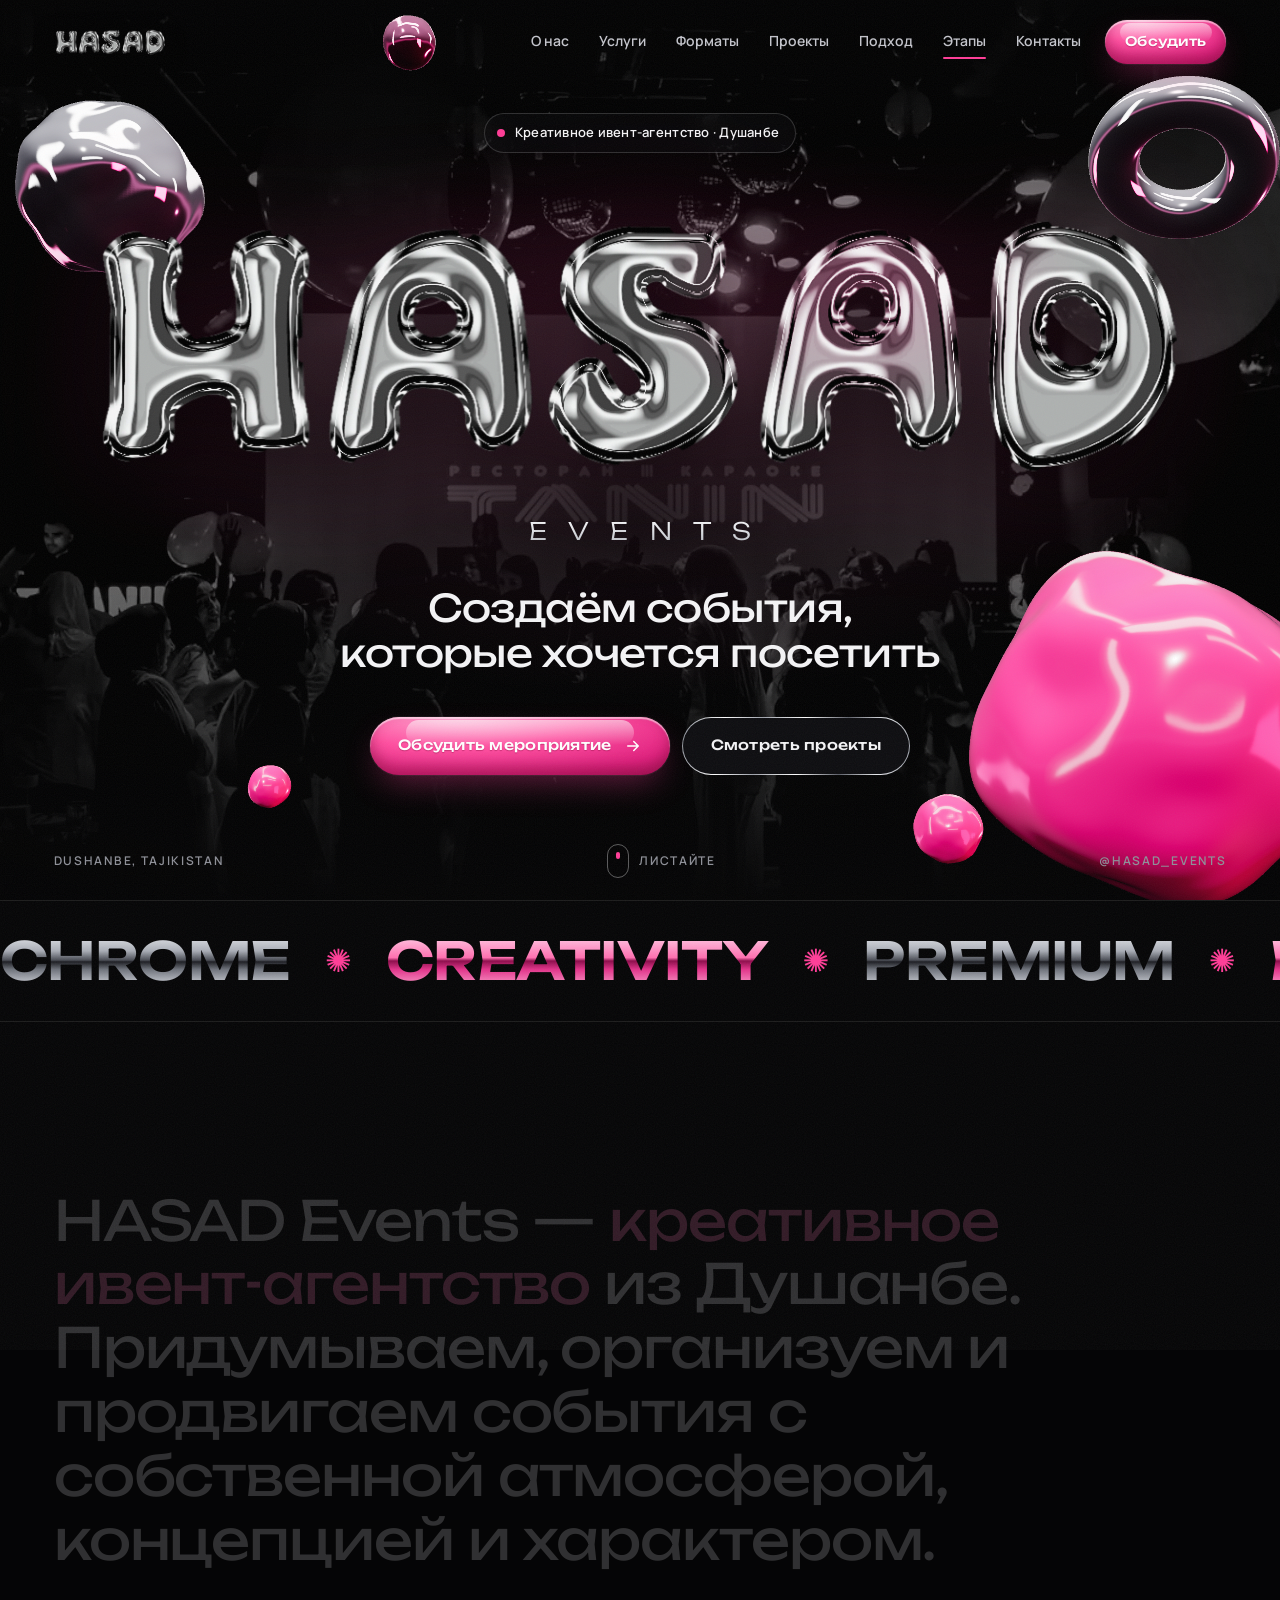
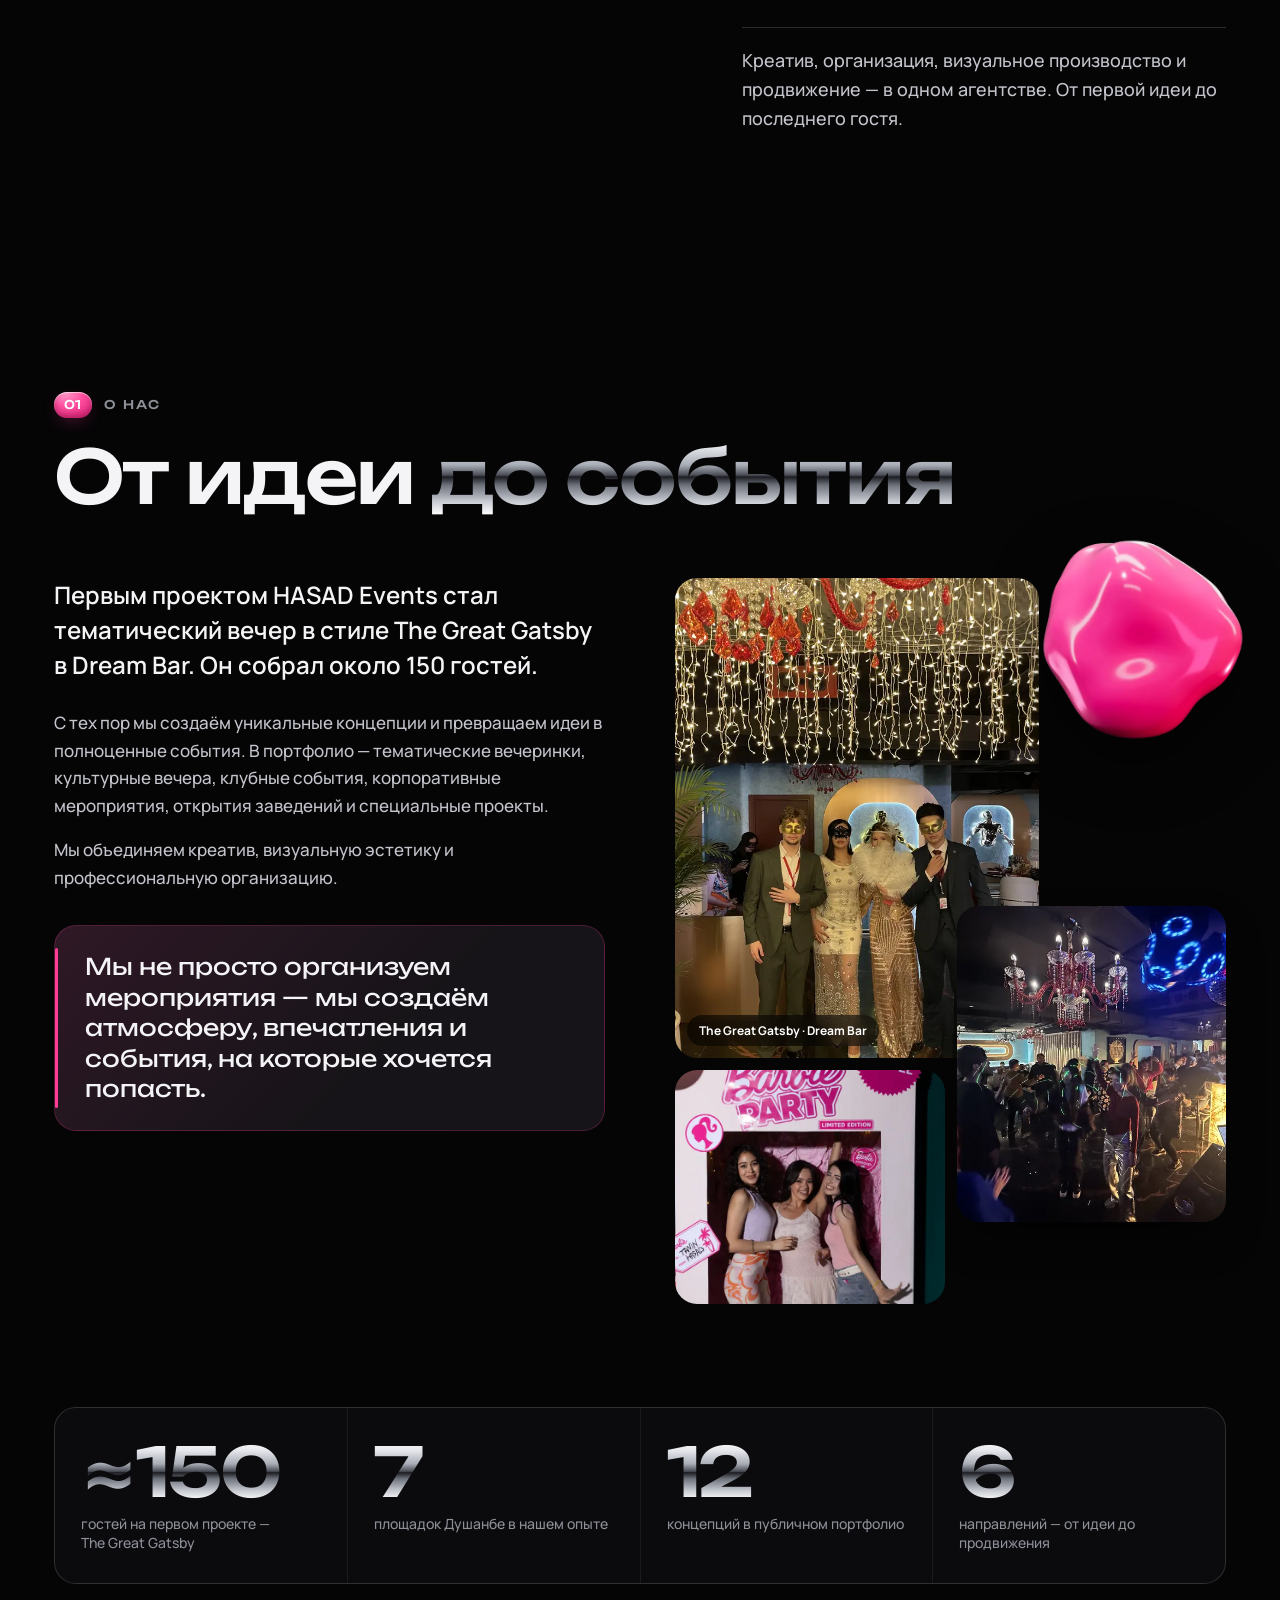
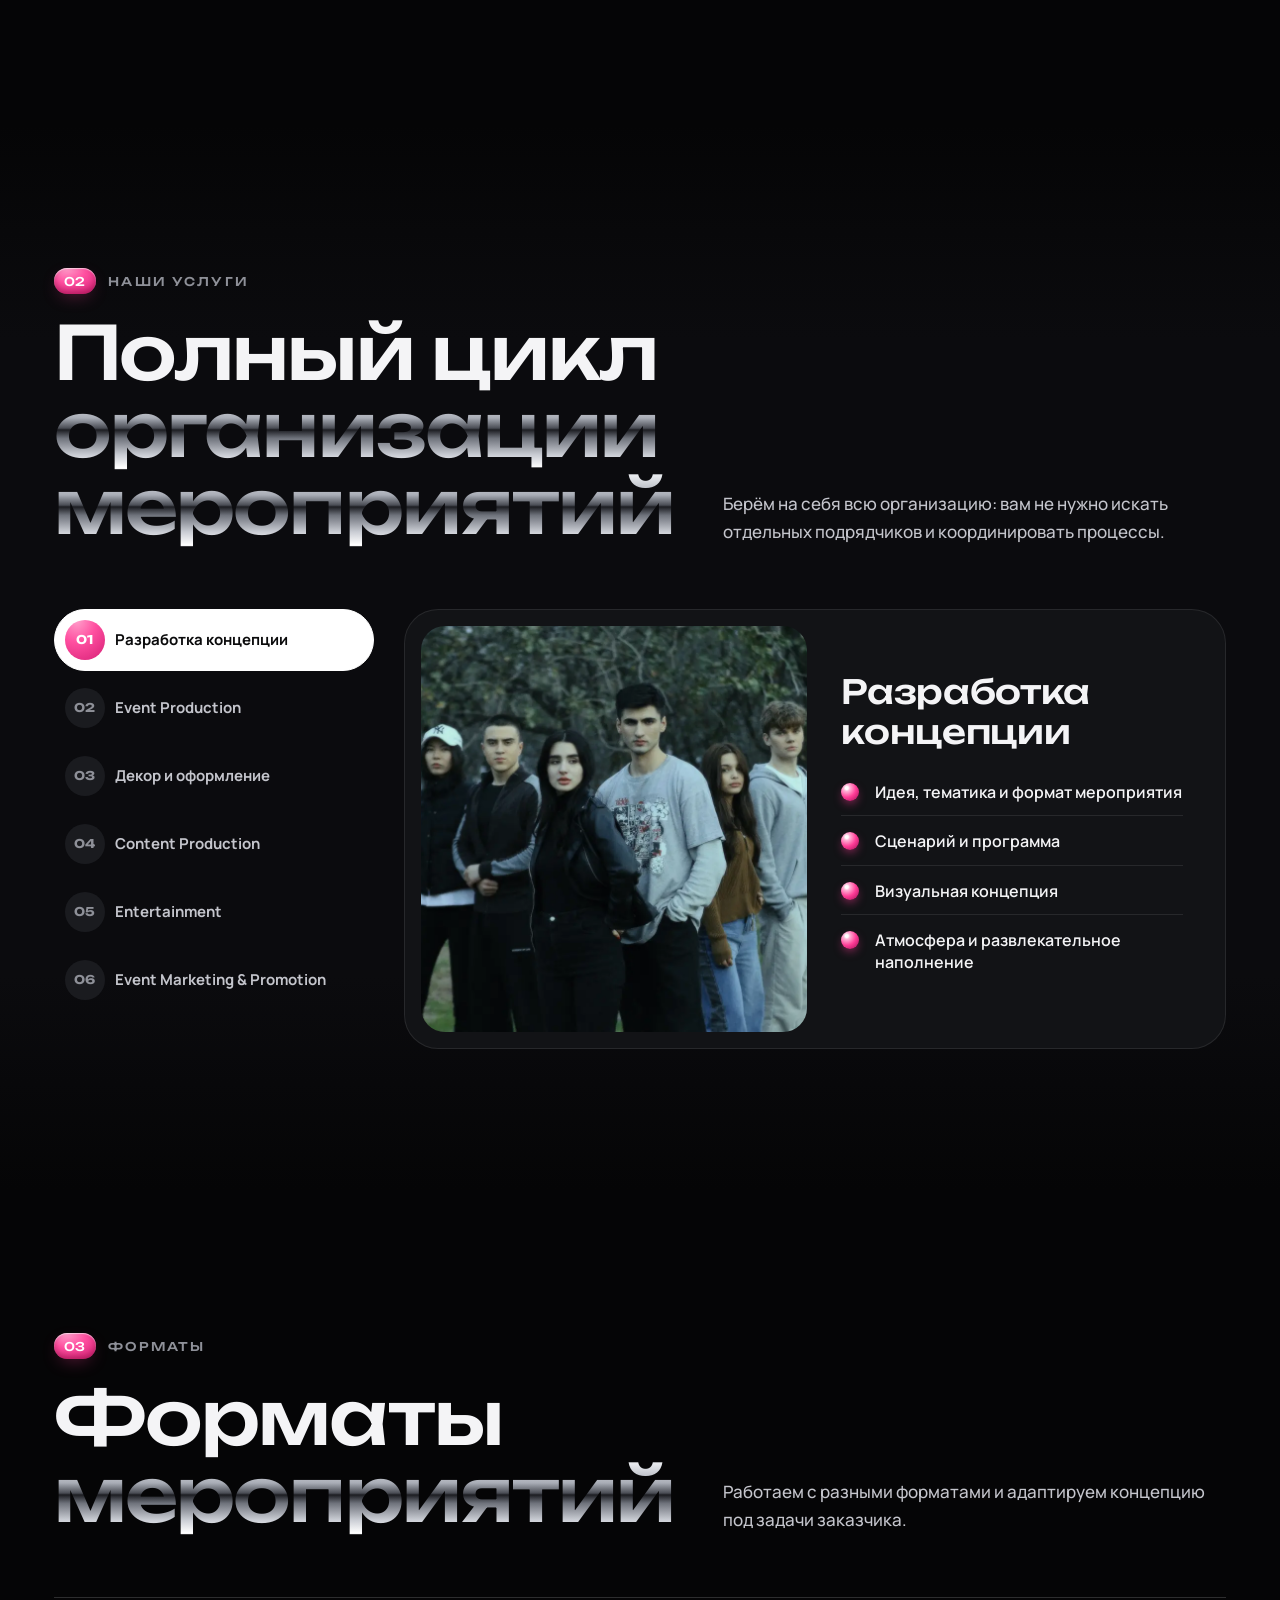
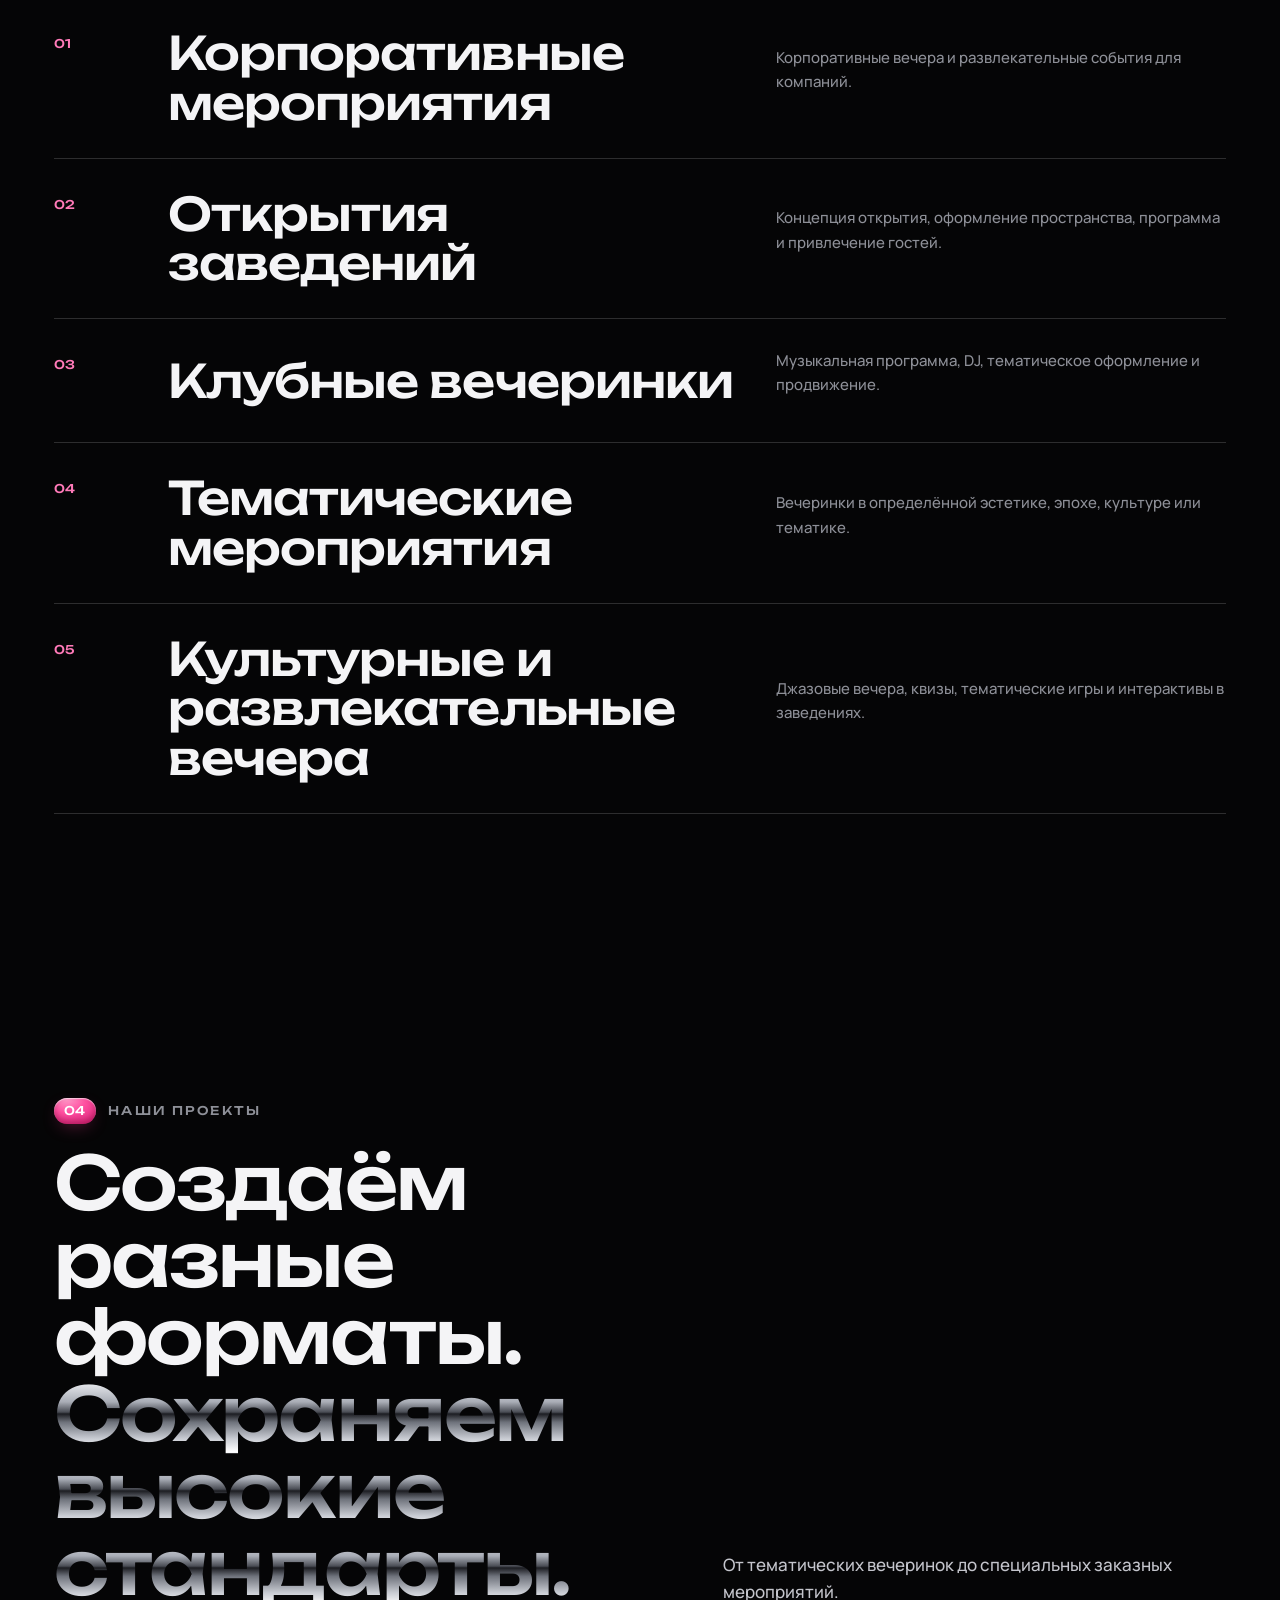
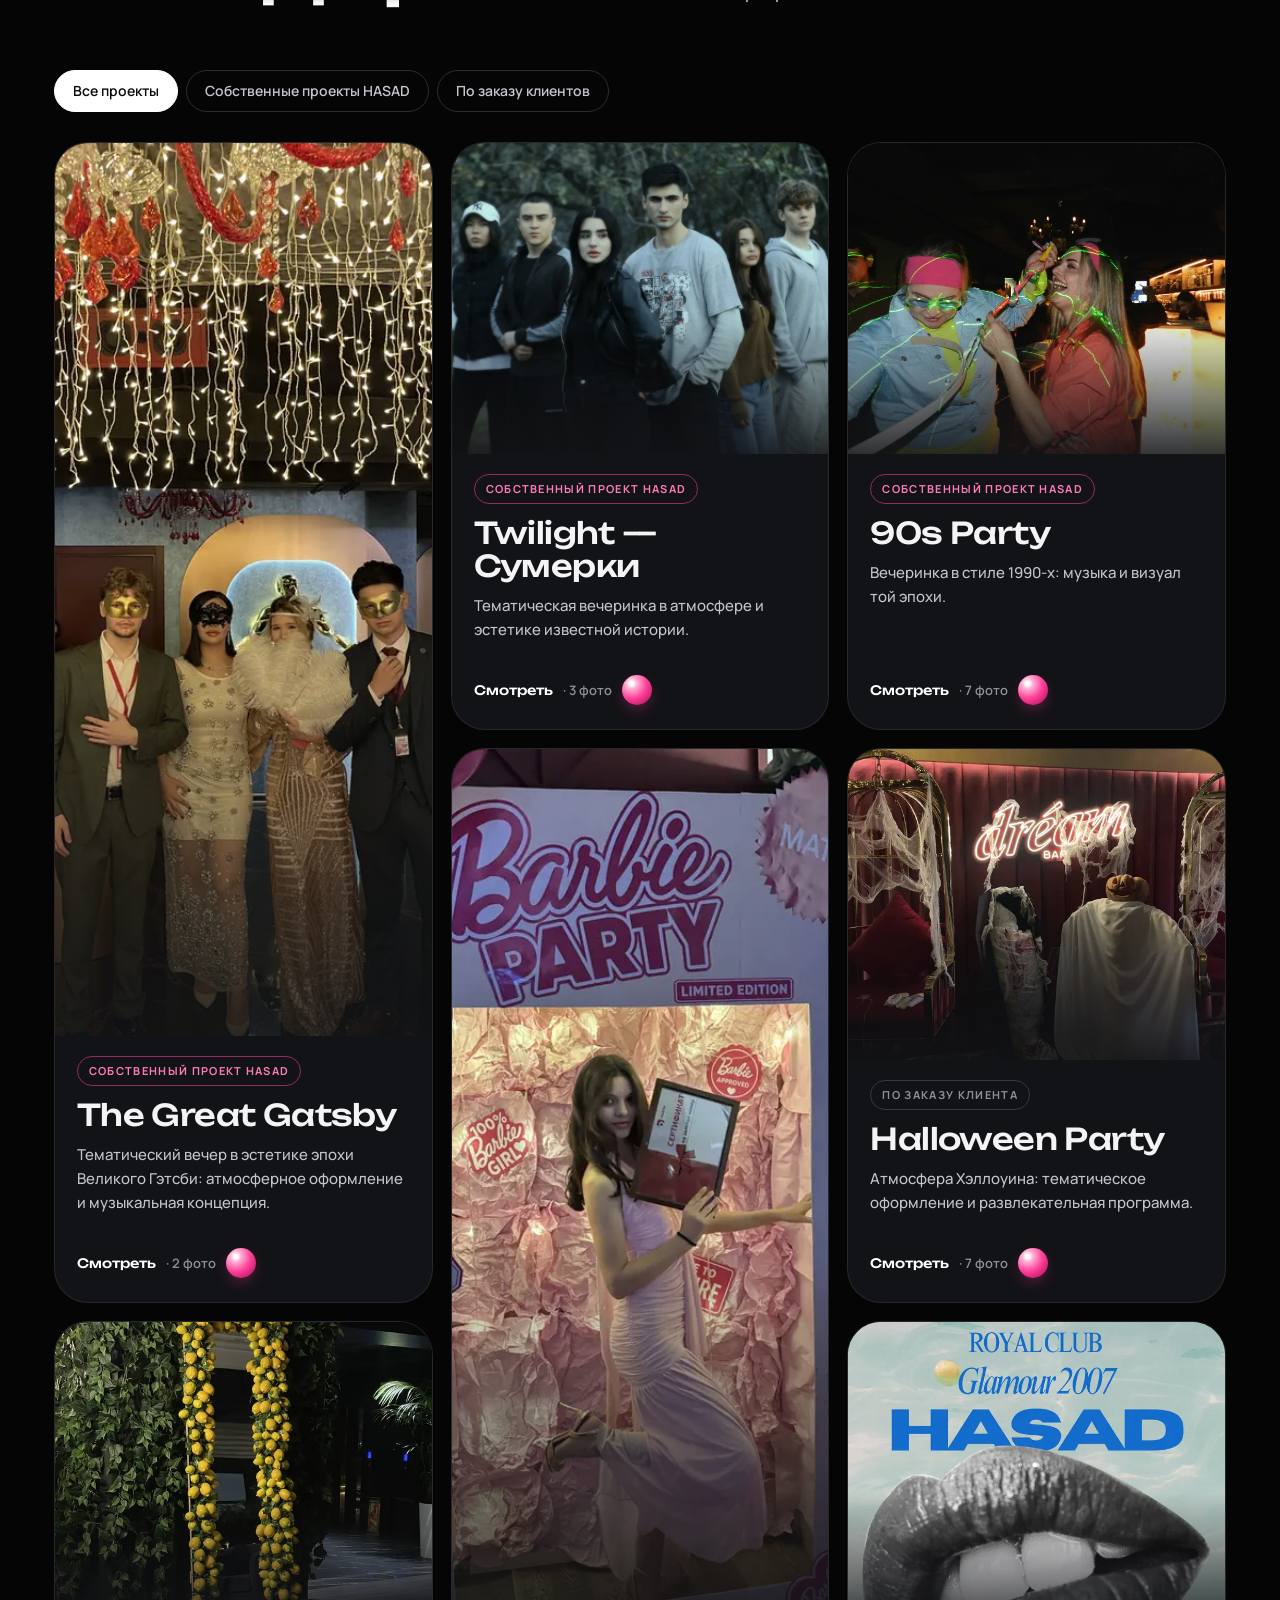
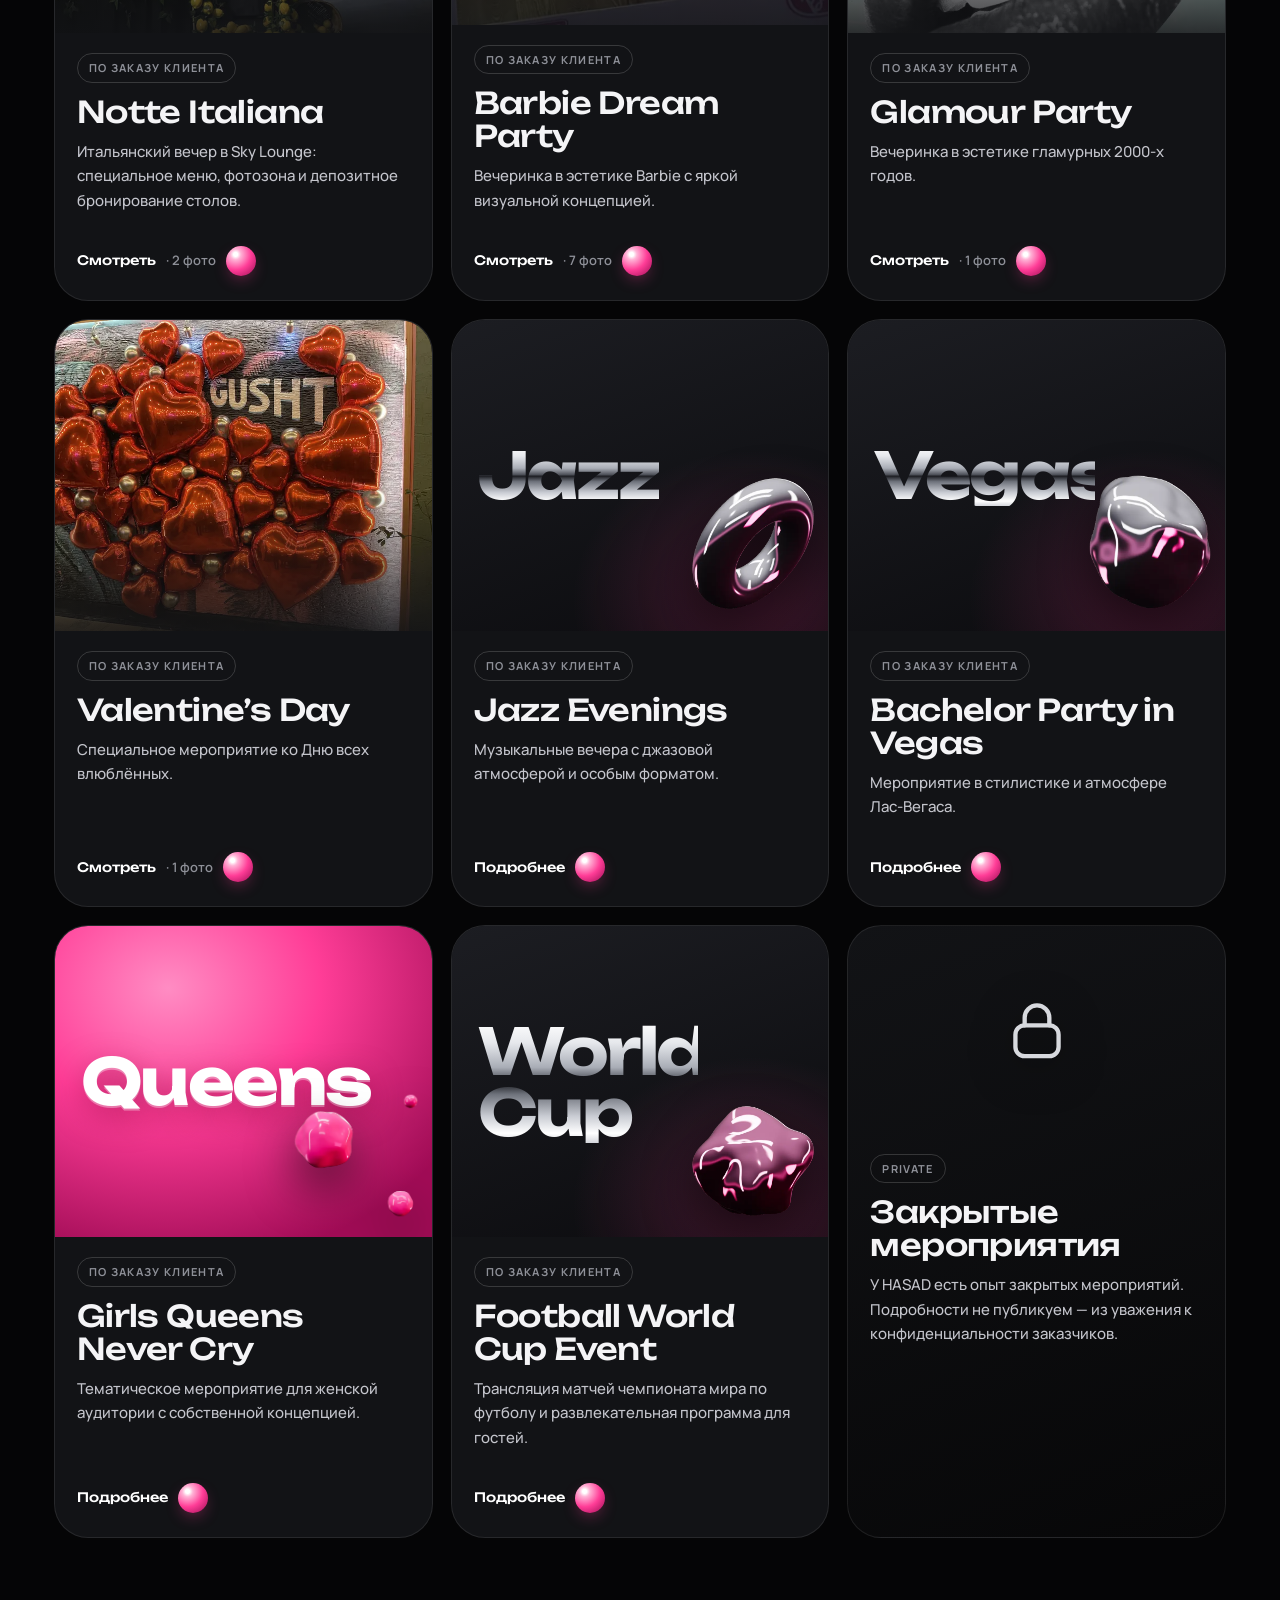
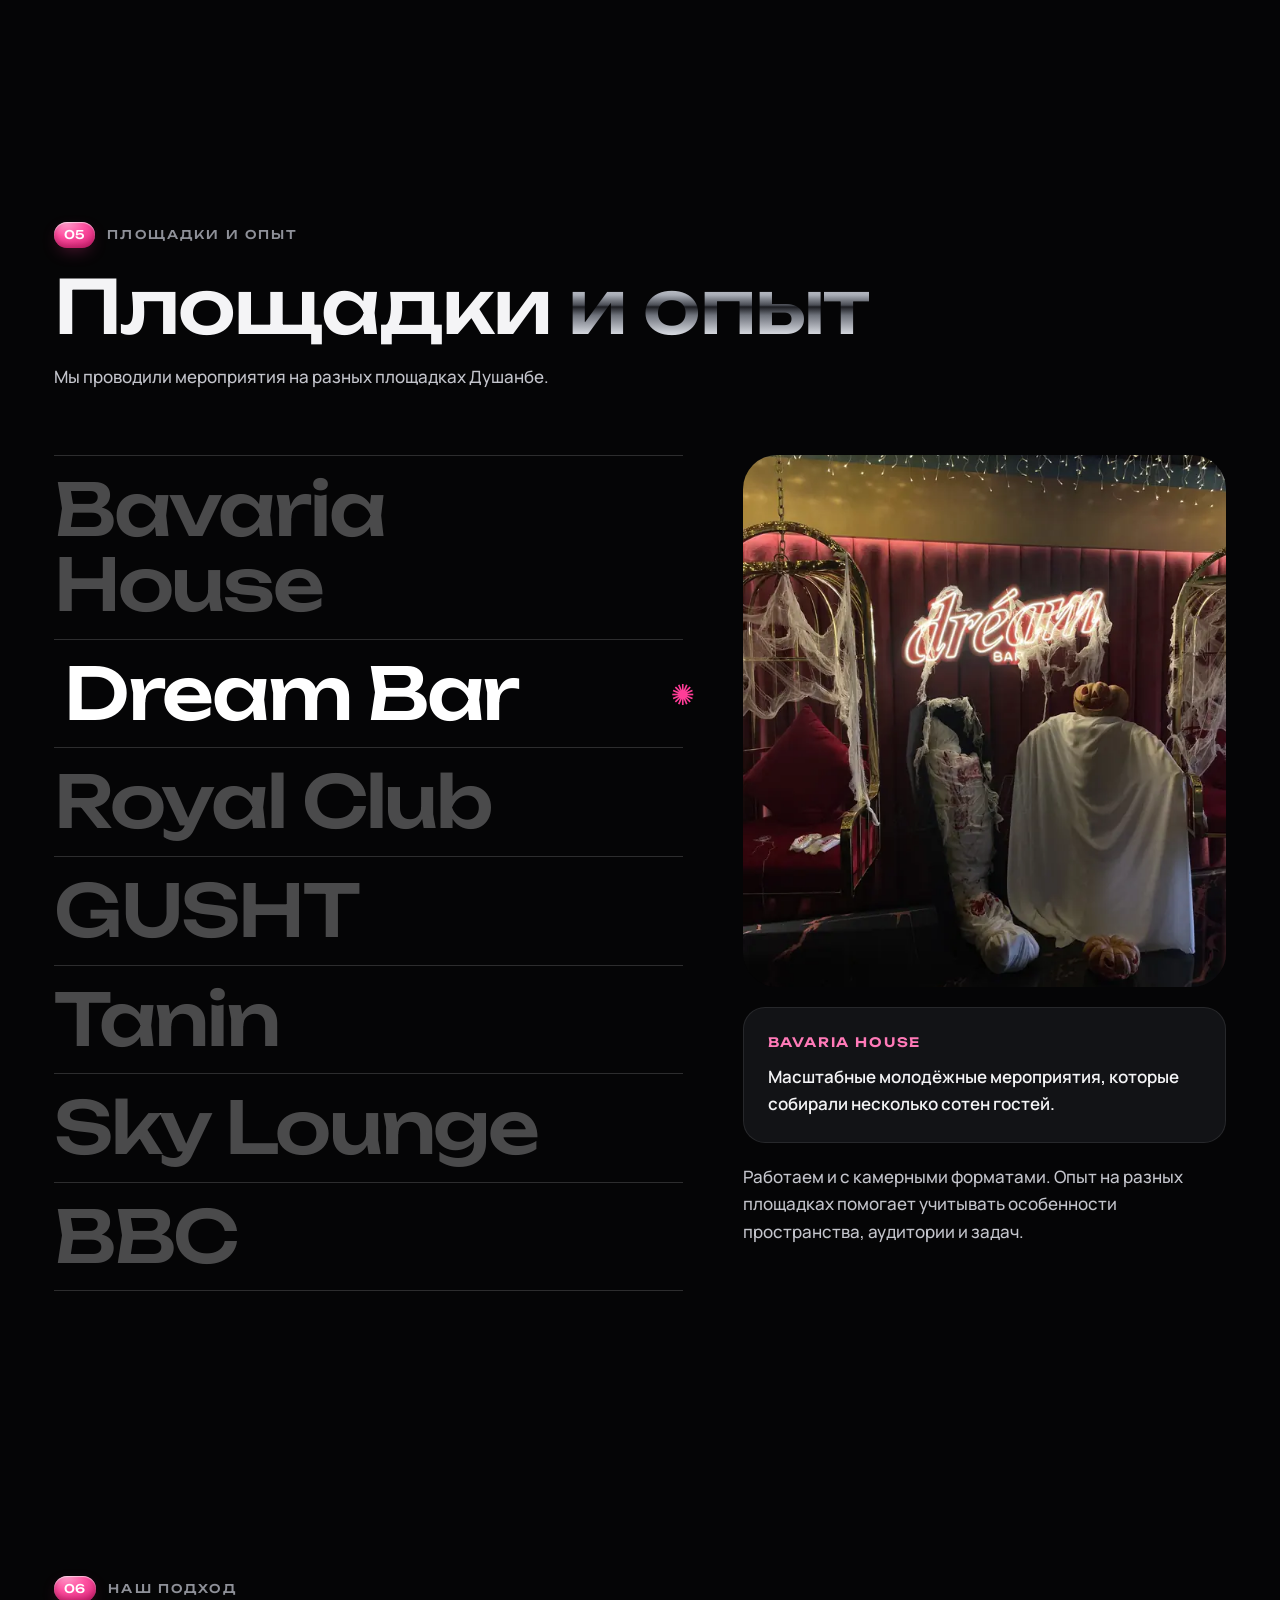
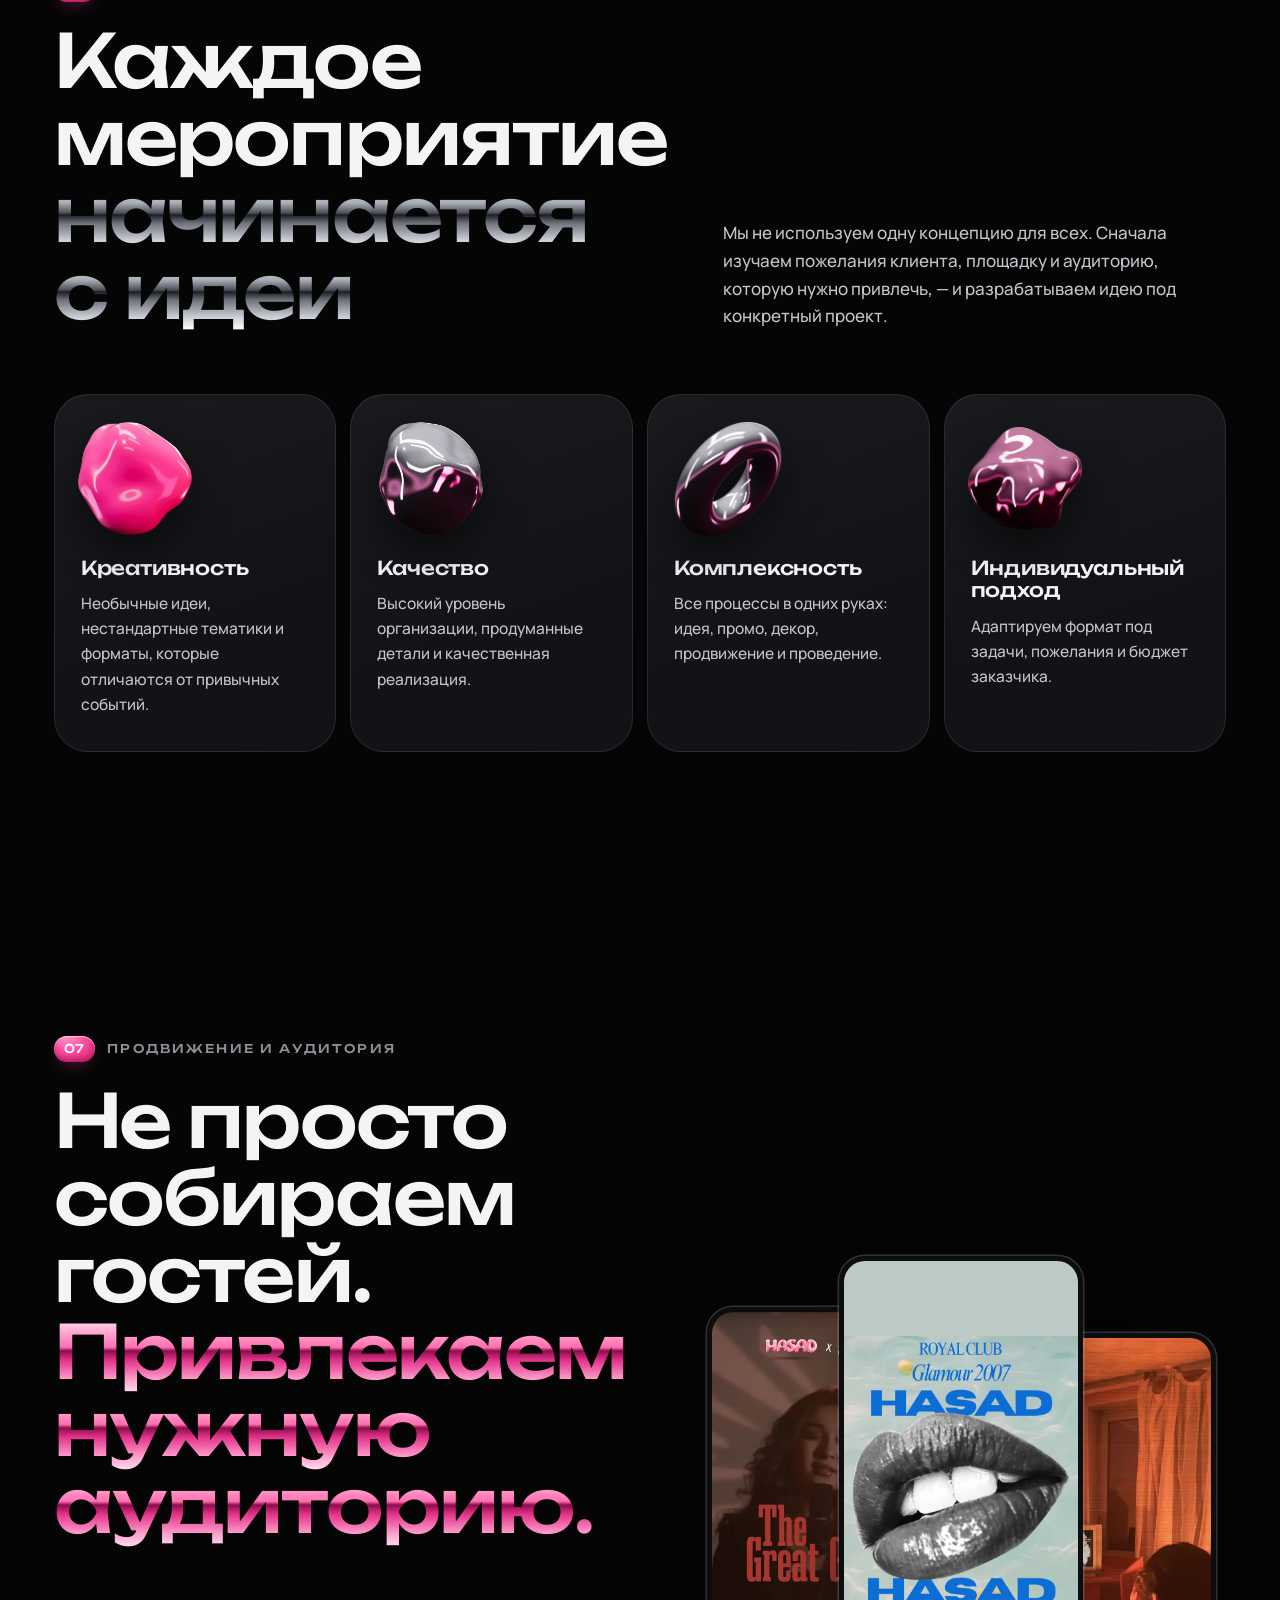
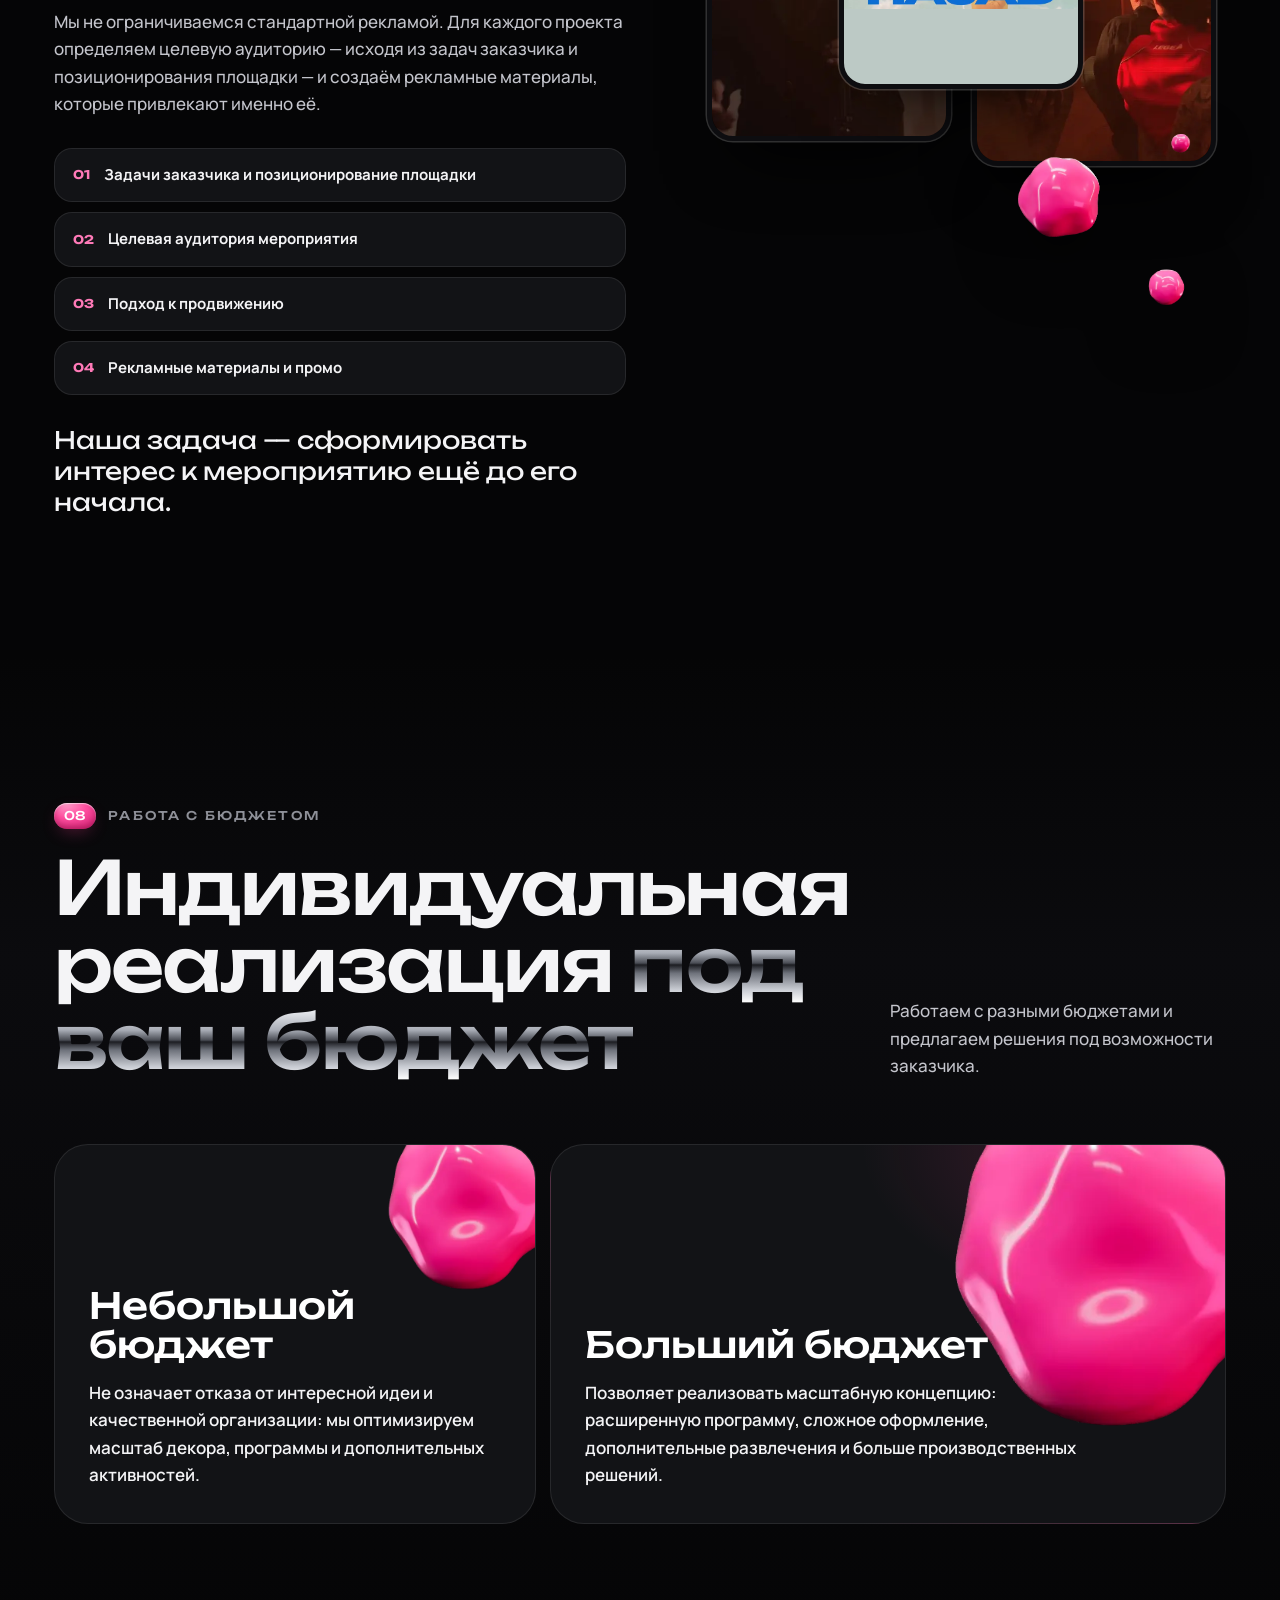
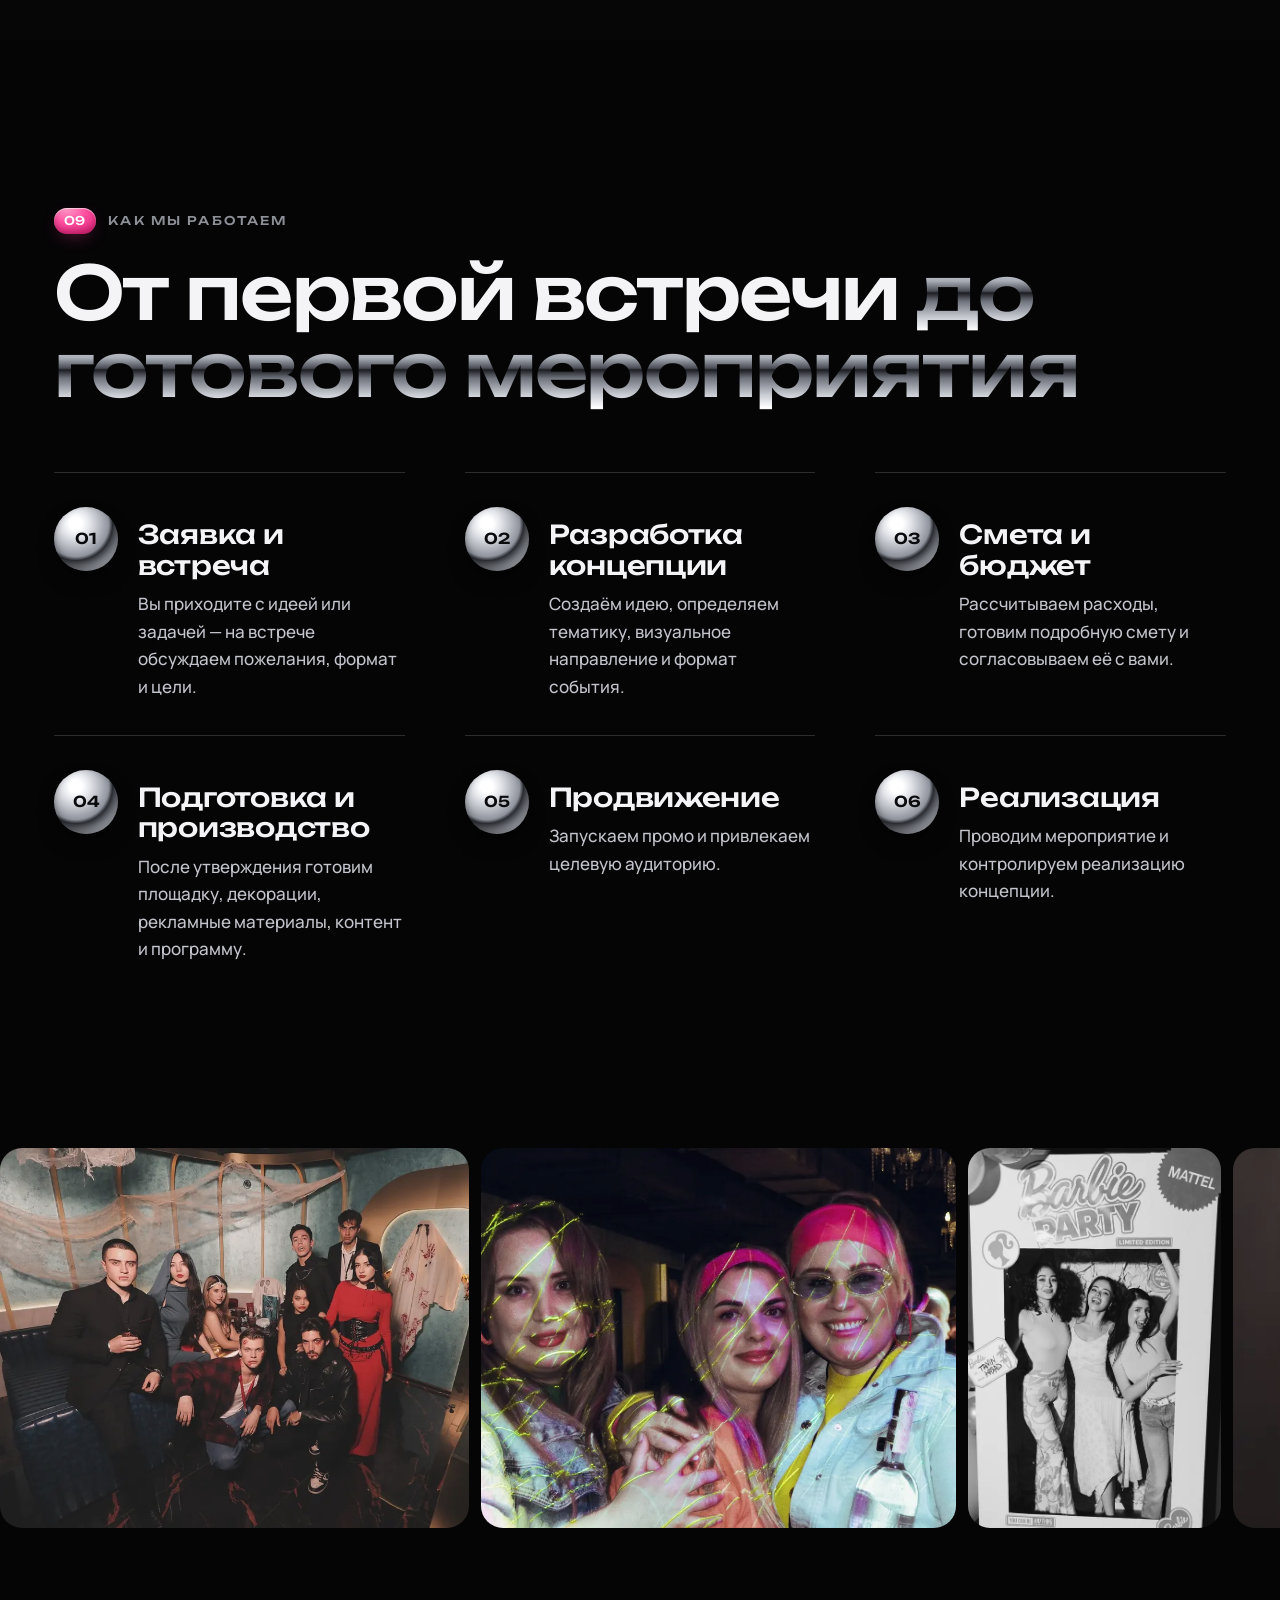
<file: index.html>
<!doctype html>
<html lang="ru">
<head>
  <meta charset="utf-8">
  <meta name="viewport" content="width=device-width, initial-scale=1, viewport-fit=cover">
  <title>HASAD Events — креативное ивент-агентство в Душанбе</title>
  <meta name="description" content="HASAD Events — креативное ивент-агентство из Душанбе. Концепции, организация и продвижение мероприятий: тематические и клубные вечеринки, корпоративы, открытия заведений, культурные вечера.">
  <meta name="keywords" content="ивент-агентство Душанбе, event-агентство Душанбе, организация мероприятий Душанбе, тематические вечеринки, корпоратив Душанбе, открытие заведения, HASAD Events">
  <meta name="theme-color" content="#050506">
  <meta name="color-scheme" content="dark">
  <meta property="og:type" content="website">
  <meta property="og:site_name" content="HASAD Events">
  <meta property="og:title" content="HASAD Events — создаём события, которые хочется посетить">
  <meta property="og:description" content="Креативное ивент-агентство из Душанбе: концепция, декор, контент, продвижение и проведение мероприятий.">
  <meta property="og:image" content="https://hasadevents.com/assets/img/og-image.jpg">
  <meta property="og:image:width" content="1200">
  <meta property="og:image:height" content="630">
  <meta property="og:locale" content="ru_RU">
  <meta name="twitter:card" content="summary_large_image">
  <link rel="canonical" href="https://hasadevents.com/">
  <meta property="og:url" content="https://hasadevents.com/">
  <link rel="icon" type="image/png" sizes="32x32" href="assets/img/brand/favicon-32.png">
  <link rel="icon" type="image/png" sizes="512x512" href="assets/img/brand/icon-512.png">
  <link rel="apple-touch-icon" href="assets/img/brand/apple-touch-icon.png">
  <link rel="manifest" href="site.webmanifest">
  <link rel="preload" href="assets/fonts/unbounded-cyrillic.woff2" as="font" type="font/woff2" crossorigin>
  <link rel="preload" href="assets/fonts/manrope-cyrillic.woff2" as="font" type="font/woff2" crossorigin>
  <link rel="stylesheet" href="assets/fonts/fonts.css">
  <link rel="preload" as="image" href="assets/img/photos/hero-tanin-2560.webp" imagesrcset="assets/img/photos/hero-tanin-1280.webp 1280w, assets/img/photos/hero-tanin-2560.webp 2560w" imagesizes="100vw" fetchpriority="high">
  <link rel="stylesheet" href="assets/css/styles.css">
  <script>document.documentElement.classList.add('js');</script>
  <script type="importmap">{"imports":{"three":"./assets/vendor/three.module.min.js"}}</script>
  <script type="application/ld+json">
  {
    "@context": "https://schema.org",
    "@type": "LocalBusiness",
    "name": "HASAD Events",
    "description": "Креативное ивент-агентство: разработка концепций, организация и продвижение мероприятий.",
    "slogan": "Создаём события, которые хочется посетить",
    "url": "https://hasadevents.com/",
    "image": "https://hasadevents.com/assets/img/og-image.jpg",
    "logo": "https://hasadevents.com/assets/img/brand/icon-512.png",
    "telephone": "+992980889431",
    "address": { "@type": "PostalAddress", "addressLocality": "Душанбе", "addressCountry": "TJ" },
    "areaServed": { "@type": "City", "name": "Душанбе" },
    "sameAs": ["https://www.instagram.com/hasad_events/"]
  }
  </script>
</head>
<body>
  <a class="skip" href="#main">Перейти к содержанию</a>

  <!-- ============ HEADER ============ -->
  <header class="hdr" id="hdr">
    <a class="hdr__logo" href="#top" aria-label="HASAD Events — на главную">
      <img src="assets/img/brand/hasad-chrome.webp" alt="HASAD" width="1173" height="310">
    </a>
    <nav class="hdr__nav" aria-label="Основная навигация">
      <a href="#about">О нас</a>
      <a href="#services">Услуги</a>
      <a href="#formats">Форматы</a>
      <a href="#projects">Проекты</a>
      <a href="#approach">Подход</a>
      <a href="#process">Этапы</a>
      <a href="#contact">Контакты</a>
    </nav>
    <a class="btn btn--pink btn--sm hdr__cta" href="#contact">Обсудить</a>
    <button class="hdr__burger" type="button" aria-label="Открыть меню" aria-expanded="false" aria-controls="menu">
      <span></span><span></span>
    </button>
  </header>

  <div class="menu" id="menu" aria-hidden="true">
    <nav class="menu__nav" aria-label="Мобильная навигация">
      <a href="#about"><i>01</i>О нас</a>
      <a href="#services"><i>02</i>Услуги</a>
      <a href="#formats"><i>03</i>Форматы</a>
      <a href="#projects"><i>04</i>Проекты</a>
      <a href="#venues"><i>05</i>Площадки</a>
      <a href="#approach"><i>06</i>Подход</a>
      <a href="#process"><i>09</i>Этапы работы</a>
      <a href="#contact"><i>11</i>Контакты</a>
    </nav>
    <div class="menu__foot">
      <a class="btn btn--pink btn--block" href="#contact">Обсудить мероприятие</a>
      <div class="menu__links">
        <a href="https://www.instagram.com/hasad_events/" target="_blank" rel="noopener">Instagram @hasad_events</a>
        <a href="https://wa.me/992980889431" target="_blank" rel="noopener">WhatsApp +992 98 088 94 31</a>
      </div>
    </div>
  </div>

  <main id="main">
    <!-- ============ HERO ============ -->
    <section class="hero" id="top" aria-label="HASAD Events">
      <div class="hero__reel hero__reel--still" aria-hidden="true">
        <img class="is-active" src="assets/img/photos/hero-tanin-2560.webp" srcset="assets/img/photos/hero-tanin-1280.webp 1280w, assets/img/photos/hero-tanin-2560.webp 2560w" sizes="100vw" alt="" width="2560" height="1707" fetchpriority="high" decoding="async">
      </div>
      <div class="hero__shade" aria-hidden="true"></div>
      <canvas class="hero__gl" id="hero-gl" aria-hidden="true"></canvas>

      <div class="hero__inner">
        <p class="hero__kicker"><span class="pulse" aria-hidden="true"></span>Креативное ивент-агентство · Душанбе</p>
        <h1 class="hero__title">
          <span class="sr-only">HASAD Events — создаём события, которые хочется посетить</span>
          <span class="logo3d" id="logo3d" aria-hidden="true">
            <span class="logo3d__tilt">
              <img class="logo3d__l" style="--l:0%;--w:21.313%;--i:0" src="assets/img/brand/letter-0.webp" alt="" width="500" height="620">
              <img class="logo3d__l" style="--l:21.313%;--w:19.693%;--i:1" src="assets/img/brand/letter-1.webp" alt="" width="462" height="620">
              <img class="logo3d__l" style="--l:41.006%;--w:18.755%;--i:2" src="assets/img/brand/letter-2.webp" alt="" width="440" height="620">
              <img class="logo3d__l" style="--l:59.761%;--w:20.205%;--i:3" src="assets/img/brand/letter-3.webp" alt="" width="474" height="620">
              <img class="logo3d__l" style="--l:79.966%;--w:20.034%;--i:4" src="assets/img/brand/letter-4.webp" alt="" width="470" height="620">
              <span class="logo3d__sheen"></span>
              <span class="logo3d__glint"></span>
            </span>
          </span>
          <span class="hero__events" aria-hidden="true">EVENTS</span>
        </h1>
        <p class="hero__slogan">Создаём события, которые хочется&nbsp;посетить</p>
        <div class="hero__ctas">
          <a class="btn btn--pink" href="#contact">Обсудить мероприятие
            <svg class="ico" viewBox="0 0 24 24" aria-hidden="true"><path d="M5 12h14M13 6l6 6-6 6"/></svg>
          </a>
          <a class="btn btn--ghost" href="#projects">Смотреть проекты</a>
        </div>
      </div>

      <div class="hero__foot" aria-hidden="true">
        <span>Dushanbe, Tajikistan</span>
        <span class="hero__scroll"><i></i>Листайте</span>
        <span>@hasad_events</span>
      </div>
    </section>

    <div class="ticker" aria-hidden="true">
      <div class="ticker__track">
        <span>Chrome</span><b>✺</b><span class="pk">Creativity</span><b>✺</b><span>Premium</span><b>✺</b><span class="pk">Bubblegum</span><b>✺</b><span>Events</span><b>✺</b>
        <span>Chrome</span><b>✺</b><span class="pk">Creativity</span><b>✺</b><span>Premium</span><b>✺</b><span class="pk">Bubblegum</span><b>✺</b><span>Events</span><b>✺</b>
      </div>
    </div>

    <!-- ============ INTRO ============ -->
    <section class="intro wrap">
      <p class="intro__big" data-words>HASAD Events — креативное ивент-агентство из Душанбе. Придумываем, организуем и продвигаем события с собственной атмосферой, концепцией и характером.</p>
      <p class="intro__sub" data-reveal>Креатив, организация, визуальное производство и продвижение — в одном агентстве. От первой идеи до последнего гостя.</p>
    </section>

    <!-- ============ 01 ABOUT ============ -->
    <section class="sec about" id="about">
      <div class="wrap">
        <header class="sec__head" data-reveal>
          <span class="eyebrow"><i>01</i>О нас</span>
          <h2 class="h2">От идеи <span class="chrome-text">до события</span></h2>
        </header>

        <div class="about__grid">
          <div class="about__text">
            <p class="lead" data-reveal>Первым проектом HASAD Events стал тематический вечер в стиле The Great Gatsby в Dream Bar. Он собрал около 150 гостей.</p>
            <p data-reveal>С тех пор мы создаём уникальные концепции и превращаем идеи в полноценные события. В портфолио — тематические вечеринки, культурные вечера, клубные события, корпоративные мероприятия, открытия заведений и специальные проекты.</p>
            <p data-reveal>Мы объединяем креатив, визуальную эстетику и профессиональную организацию.</p>
            <blockquote class="quote" data-reveal>
              <p>Мы не просто организуем мероприятия — мы создаём атмосферу, впечатления и события, на которые хочется попасть.</p>
            </blockquote>
          </div>

          <div class="about__media">
            <figure class="ph ph--a" data-reveal>
              <img src="assets/img/photos/gatsby-masks-sm.webp" srcset="assets/img/photos/gatsby-masks-sm.webp 615w, assets/img/photos/gatsby-masks-lg.webp 1200w" sizes="(min-width: 960px) 26vw, 60vw" alt="Гости в масках и платье в стиле 1920-х на вечере The Great Gatsby" width="615" height="820" loading="lazy" decoding="async">
              <figcaption>The Great Gatsby · Dream Bar</figcaption>
            </figure>
            <figure class="ph ph--b" data-reveal>
              <img src="assets/img/photos/90s-dream-wide-sm.webp" srcset="assets/img/photos/90s-dream-wide-sm.webp 820w, assets/img/photos/90s-dream-wide-lg.webp 1600w" sizes="(min-width: 960px) 24vw, 55vw" alt="Танцпол с лазерами и хрустальными люстрами на вечеринке HASAD" width="820" height="615" loading="lazy" decoding="async">
            </figure>
            <figure class="ph ph--c" data-reveal>
              <img src="assets/img/photos/barbie-box-color-sm.webp" srcset="assets/img/photos/barbie-box-color-sm.webp 820w, assets/img/photos/barbie-box-color-lg.webp 1600w" sizes="(min-width: 960px) 22vw, 50vw" alt="Гостьи в фотозоне-коробке Barbie Party" width="820" height="547" loading="lazy" decoding="async">
            </figure>
            <img class="deco deco--about" src="assets/img/3d/pink.webp" alt="" width="463" height="461" loading="lazy" aria-hidden="true">
          </div>
        </div>

        <ul class="facts">
          <li data-reveal><b class="chrome-text">≈150</b><span>гостей на первом проекте — The&nbsp;Great&nbsp;Gatsby</span></li>
          <li data-reveal><b class="chrome-text">7</b><span>площадок Душанбе в нашем опыте</span></li>
          <li data-reveal><b class="chrome-text">12</b><span>концепций в публичном портфолио</span></li>
          <li data-reveal><b class="chrome-text">6</b><span>направлений — от идеи до продвижения</span></li>
        </ul>
      </div>
    </section>

    <!-- ============ 02 SERVICES ============ -->
    <section class="sec services" id="services">
      <div class="wrap">
        <header class="sec__head sec__head--split" data-reveal>
          <div>
            <span class="eyebrow"><i>02</i>Наши услуги</span>
            <h2 class="h2">Полный цикл <span class="chrome-text">организации мероприятий</span></h2>
          </div>
          <p class="sec__intro">Берём на себя всю организацию: вам не нужно искать отдельных подрядчиков и координировать процессы.</p>
        </header>

        <div class="svc" data-reveal>
          <div class="svc__tabs" role="tablist" aria-label="Направления услуг">
            <button class="svc__tab" role="tab" id="svc-t1" aria-controls="svc-1" aria-selected="true"><i>01</i><span>Разработка концепции</span></button>
            <button class="svc__tab" role="tab" id="svc-t2" aria-controls="svc-2" aria-selected="false" tabindex="-1"><i>02</i><span>Event Production</span></button>
            <button class="svc__tab" role="tab" id="svc-t3" aria-controls="svc-3" aria-selected="false" tabindex="-1"><i>03</i><span>Декор и оформление</span></button>
            <button class="svc__tab" role="tab" id="svc-t4" aria-controls="svc-4" aria-selected="false" tabindex="-1"><i>04</i><span>Content Production</span></button>
            <button class="svc__tab" role="tab" id="svc-t5" aria-controls="svc-5" aria-selected="false" tabindex="-1"><i>05</i><span>Entertainment</span></button>
            <button class="svc__tab" role="tab" id="svc-t6" aria-controls="svc-6" aria-selected="false" tabindex="-1"><i>06</i><span>Event Marketing &amp; Promotion</span></button>
          </div>

          <div class="svc__panels">
            <article class="svc__panel is-active" role="tabpanel" id="svc-1" aria-labelledby="svc-t1">
              <div class="svc__media">
                <img src="assets/img/photos/twilight-cast-sm.webp" srcset="assets/img/photos/twilight-cast-sm.webp 820w, assets/img/photos/twilight-cast-lg.webp 1600w" sizes="(min-width: 960px) 34vw, 92vw" alt="Образы героев для концепции вечеринки Twilight" width="820" height="820" loading="lazy" decoding="async">
              </div>
              <div class="svc__body">
                <h3 class="h3">Разработка концепции</h3>
                <ul class="ticks">
                  <li>Идея, тематика и формат мероприятия</li>
                  <li>Сценарий и программа</li>
                  <li>Визуальная концепция</li>
                  <li>Атмосфера и развлекательное наполнение</li>
                </ul>
              </div>
            </article>

            <article class="svc__panel" role="tabpanel" id="svc-2" aria-labelledby="svc-t2">
              <div class="svc__media">
                <img src="assets/img/photos/italiana-prep-sm.webp" srcset="assets/img/photos/italiana-prep-sm.webp 615w, assets/img/photos/italiana-prep-lg.webp 1200w" sizes="(min-width: 960px) 34vw, 92vw" alt="Команда HASAD готовит площадку Sky Lounge к мероприятию" width="615" height="820" loading="lazy" decoding="async">
              </div>
              <div class="svc__body">
                <h3 class="h3">Event Production</h3>
                <ul class="ticks">
                  <li>Организация мероприятия под ключ</li>
                  <li>Подготовка и координация площадки</li>
                  <li>Техническое оснащение, оборудование и материалы</li>
                  <li>Контроль всех организационных процессов</li>
                </ul>
              </div>
            </article>

            <article class="svc__panel" role="tabpanel" id="svc-3" aria-labelledby="svc-t3">
              <div class="svc__media svc__media--grid">
                <img src="assets/img/photos/barbie-box-decor-sm.webp" alt="Фотозона-коробка Barbie Party с шарами" width="615" height="820" loading="lazy" decoding="async">
                <img src="assets/img/photos/italiana-lemon-arch-sm.webp" alt="Арка из зелени и лимонов — фотозона итальянского вечера" width="615" height="820" loading="lazy" decoding="async">
                <img src="assets/img/photos/halloween-decor-sm.webp" alt="Тематический декор Halloween в Dream Bar" width="615" height="820" loading="lazy" decoding="async">
                <img src="assets/img/photos/valentine-hearts-sm.webp" alt="Композиция из красных шаров-сердец" width="820" height="615" loading="lazy" decoding="async">
              </div>
              <div class="svc__body">
                <h3 class="h3">Декор и оформление</h3>
                <ul class="ticks">
                  <li>Дизайн оформления</li>
                  <li>Тематические декорации</li>
                  <li>Фотозоны</li>
                  <li>Преображение пространства под концепцию</li>
                </ul>
              </div>
            </article>

            <article class="svc__panel" role="tabpanel" id="svc-4" aria-labelledby="svc-t4">
              <div class="svc__media svc__media--reel">
                <img src="assets/img/photos/promo-gold-mask-sm.webp" alt="Кадр из промо-ролика HASAD: герой в золотой маске" width="462" height="820" loading="lazy" decoding="async">
                <img src="assets/img/photos/promo-lace-mask-sm.webp" alt="Кадр из промо-ролика HASAD: кружевная маска крупным планом" width="462" height="820" loading="lazy" decoding="async">
                <img src="assets/img/photos/90s-promo-tv-sm.webp" alt="Кадр из промо-ролика в эстетике 90-х" width="459" height="820" loading="lazy" decoding="async">
              </div>
              <div class="svc__body">
                <h3 class="h3">Content Production</h3>
                <ul class="ticks">
                  <li>Фото- и видеоконтент</li>
                  <li>Проморолики и рекламные креативы</li>
                  <li>Визуальные материалы для соцсетей</li>
                  <li>Освещение мероприятия в соцсетях</li>
                </ul>
              </div>
            </article>

            <article class="svc__panel" role="tabpanel" id="svc-5" aria-labelledby="svc-t5">
              <div class="svc__media svc__media--duo">
                <img src="assets/img/photos/terrace-host-sm.webp" alt="Ведущий с микрофоном на сцене мероприятия" width="820" height="547" loading="lazy" decoding="async">
                <img src="assets/img/photos/halloween-devils-sm.webp" alt="Шоу-программа: танцовщицы в образах с рожками" width="820" height="668" loading="lazy" decoding="async">
              </div>
              <div class="svc__body">
                <h3 class="h3">Entertainment</h3>
                <ul class="ticks">
                  <li>DJ и ведущие</li>
                  <li>Интерактивные программы</li>
                  <li>Конкурсы и игры</li>
                  <li>Развлекательные и тематические программы</li>
                </ul>
              </div>
            </article>

            <article class="svc__panel" role="tabpanel" id="svc-6" aria-labelledby="svc-t6">
              <div class="svc__media svc__media--duo svc__media--posters">
                <img src="assets/img/photos/gatsby-poster-sm.webp" alt="Афиша The Great Gatsby party — HASAD x Dream Bar" width="481" height="820" loading="lazy" decoding="async">
                <img src="assets/img/photos/glamour-poster-sm.webp" alt="Афиша Glamour 2007 — HASAD в Royal Club" width="703" height="820" loading="lazy" decoding="async">
              </div>
              <div class="svc__body">
                <h3 class="h3">Event Marketing &amp; Promotion</h3>
                <ul class="ticks">
                  <li>Определение целевой аудитории</li>
                  <li>Рекламная стратегия и материалы</li>
                  <li>Продвижение мероприятия</li>
                  <li>Привлечение гостей и интерес к событию</li>
                </ul>
              </div>
            </article>
          </div>
        </div>
      </div>
    </section>

    <!-- ============ 03 FORMATS ============ -->
    <section class="sec formats" id="formats">
      <div class="wrap">
        <header class="sec__head sec__head--split" data-reveal>
          <div>
            <span class="eyebrow"><i>03</i>Форматы</span>
            <h2 class="h2">Форматы <span class="chrome-text">мероприятий</span></h2>
          </div>
          <p class="sec__intro">Работаем с разными форматами и адаптируем концепцию под задачи заказчика.</p>
        </header>

        <ol class="fmt">
          <li class="fmt__row" data-reveal data-preview="assets/img/3d/torus.webp" data-kind="3d">
            <span class="fmt__n">01</span>
            <h3 class="fmt__t">Корпоративные мероприятия</h3>
            <p class="fmt__d">Корпоративные вечера и развлекательные события для компаний.</p>
            <span class="fmt__ic" aria-hidden="true"><img src="assets/img/3d/torus.webp" alt="" loading="lazy"></span>
          </li>
          <li class="fmt__row" data-reveal data-preview="assets/img/3d/chrome.webp" data-kind="3d">
            <span class="fmt__n">02</span>
            <h3 class="fmt__t">Открытия заведений</h3>
            <p class="fmt__d">Концепция открытия, оформление пространства, программа и привлечение гостей.</p>
            <span class="fmt__ic" aria-hidden="true"><img src="assets/img/3d/chrome.webp" alt="" loading="lazy"></span>
          </li>
          <li class="fmt__row" data-reveal data-preview="assets/img/photos/90s-dream-wide-sm.webp">
            <span class="fmt__n">03</span>
            <h3 class="fmt__t">Клубные вечеринки</h3>
            <p class="fmt__d">Музыкальная программа, DJ, тематическое оформление и продвижение.</p>
            <span class="fmt__ic fmt__ic--ph" aria-hidden="true"><img src="assets/img/photos/90s-dream-wide-sm.webp" alt="" loading="lazy"></span>
          </li>
          <li class="fmt__row" data-reveal data-preview="assets/img/photos/gatsby-masks-sm.webp">
            <span class="fmt__n">04</span>
            <h3 class="fmt__t">Тематические мероприятия</h3>
            <p class="fmt__d">Вечеринки в определённой эстетике, эпохе, культуре или тематике.</p>
            <span class="fmt__ic fmt__ic--ph" aria-hidden="true"><img src="assets/img/photos/gatsby-masks-sm.webp" alt="" loading="lazy"></span>
          </li>
          <li class="fmt__row" data-reveal data-preview="assets/img/photos/live-guitar-sm.webp">
            <span class="fmt__n">05</span>
            <h3 class="fmt__t">Культурные и развлекательные вечера</h3>
            <p class="fmt__d">Джазовые вечера, квизы, тематические игры и интерактивы в заведениях.</p>
            <span class="fmt__ic fmt__ic--ph" aria-hidden="true"><img src="assets/img/photos/live-guitar-sm.webp" alt="" loading="lazy"></span>
          </li>
        </ol>
      </div>
      <div class="fmt__preview" aria-hidden="true"><img alt=""></div>
    </section>

    <!-- ============ 04 PROJECTS ============ -->
    <section class="sec projects" id="projects">
      <div class="wrap">
        <header class="sec__head sec__head--split" data-reveal>
          <div>
            <span class="eyebrow"><i>04</i>Наши проекты</span>
            <h2 class="h2">Создаём разные форматы. <span class="chrome-text">Сохраняем высокие стандарты.</span></h2>
          </div>
          <p class="sec__intro">От тематических вечеринок до специальных заказных мероприятий.</p>
        </header>

        <div class="filters" role="group" aria-label="Фильтр проектов" data-reveal>
          <button type="button" class="chip is-on" data-filter="all" aria-pressed="true">Все проекты</button>
          <button type="button" class="chip" data-filter="own" aria-pressed="false">Собственные проекты HASAD</button>
          <button type="button" class="chip" data-filter="client" aria-pressed="false">По заказу клиентов</button>
        </div>

        <div class="pgrid">
          <!-- own -->
          <article class="pcard pcard--xl" data-cat="own" data-id="gatsby" data-reveal>
            <div class="pcard__media"><img src="assets/img/photos/gatsby-masks-sm.webp" srcset="assets/img/photos/gatsby-masks-sm.webp 615w, assets/img/photos/gatsby-masks-lg.webp 1200w" sizes="(min-width: 960px) 30vw, 92vw" alt="The Great Gatsby — гости в масках и образах 1920-х" width="615" height="820" loading="lazy" decoding="async"></div>
            <div class="pcard__body">
              <span class="tag tag--own">Собственный проект HASAD</span>
              <h3 class="pcard__t">The Great Gatsby</h3>
              <p>Тематический вечер в эстетике эпохи Великого Гэтсби: атмосферное оформление и музыкальная концепция.</p>
              <button class="pcard__open" type="button" aria-label="Открыть проект The Great Gatsby">Смотреть <span class="pcard__count"></span></button>
            </div>
          </article>

          <article class="pcard" data-cat="own" data-id="twilight" data-reveal>
            <div class="pcard__media"><img src="assets/img/photos/twilight-cast-sm.webp" alt="Twilight — герои вечеринки в образах" width="820" height="820" loading="lazy" decoding="async"></div>
            <div class="pcard__body">
              <span class="tag tag--own">Собственный проект HASAD</span>
              <h3 class="pcard__t">Twilight — Сумерки</h3>
              <p>Тематическая вечеринка в атмосфере и эстетике известной истории.</p>
              <button class="pcard__open" type="button" aria-label="Открыть проект Twilight — Сумерки">Смотреть <span class="pcard__count"></span></button>
            </div>
          </article>

          <article class="pcard" data-cat="own" data-id="90s" data-reveal>
            <div class="pcard__media"><img src="assets/img/photos/90s-neon-duo-sm.webp" alt="90s Party — гостьи в неоновых повязках и образах 90-х" width="820" height="615" loading="lazy" decoding="async"></div>
            <div class="pcard__body">
              <span class="tag tag--own">Собственный проект HASAD</span>
              <h3 class="pcard__t">90s Party</h3>
              <p>Вечеринка в стиле 1990-х: музыка и визуал той эпохи.</p>
              <button class="pcard__open" type="button" aria-label="Открыть проект 90s Party">Смотреть <span class="pcard__count"></span></button>
            </div>
          </article>

          <!-- client -->
          <article class="pcard pcard--xl" data-cat="client" data-id="barbie" data-reveal>
            <div class="pcard__media"><img src="assets/img/photos/barbie-box-guest-sm.webp" srcset="assets/img/photos/barbie-box-guest-sm.webp 615w, assets/img/photos/barbie-box-guest-lg.webp 1200w" sizes="(min-width: 960px) 30vw, 92vw" alt="Barbie Dream Party — гостья в фотозоне-коробке Barbie" width="615" height="820" loading="lazy" decoding="async"></div>
            <div class="pcard__body">
              <span class="tag">По заказу клиента</span>
              <h3 class="pcard__t">Barbie Dream Party</h3>
              <p>Вечеринка в эстетике Barbie с яркой визуальной концепцией.</p>
              <button class="pcard__open" type="button" aria-label="Открыть проект Barbie Dream Party">Смотреть <span class="pcard__count"></span></button>
            </div>
          </article>

          <article class="pcard" data-cat="client" data-id="halloween" data-reveal>
            <div class="pcard__media"><img src="assets/img/photos/halloween-decor-sm.webp" alt="Halloween Party — тематический декор у неоновой вывески" width="615" height="820" loading="lazy" decoding="async"></div>
            <div class="pcard__body">
              <span class="tag">По заказу клиента</span>
              <h3 class="pcard__t">Halloween Party</h3>
              <p>Атмосфера Хэллоуина: тематическое оформление и развлекательная программа.</p>
              <button class="pcard__open" type="button" aria-label="Открыть проект Halloween Party">Смотреть <span class="pcard__count"></span></button>
            </div>
          </article>

          <article class="pcard" data-cat="client" data-id="italiana" data-reveal>
            <div class="pcard__media"><img src="assets/img/photos/italiana-lemon-arch-sm.webp" alt="Notte Italiana — фотозона-арка из лимонов и зелени" width="615" height="820" loading="lazy" decoding="async"></div>
            <div class="pcard__body">
              <span class="tag">По заказу клиента</span>
              <h3 class="pcard__t">Notte Italiana</h3>
              <p>Итальянский вечер в Sky Lounge: специальное меню, фотозона и депозитное бронирование столов.</p>
              <button class="pcard__open" type="button" aria-label="Открыть проект Notte Italiana">Смотреть <span class="pcard__count"></span></button>
            </div>
          </article>

          <article class="pcard" data-cat="client" data-id="glamour" data-reveal>
            <div class="pcard__media pcard__media--contain"><img src="assets/img/photos/glamour-poster-sm.webp" alt="Glamour Party — афиша в эстетике 2000-х" width="703" height="820" loading="lazy" decoding="async"></div>
            <div class="pcard__body">
              <span class="tag">По заказу клиента</span>
              <h3 class="pcard__t">Glamour Party</h3>
              <p>Вечеринка в эстетике гламурных 2000-х годов.</p>
              <button class="pcard__open" type="button" aria-label="Открыть проект Glamour Party">Смотреть <span class="pcard__count"></span></button>
            </div>
          </article>

          <article class="pcard" data-cat="client" data-id="valentine" data-reveal>
            <div class="pcard__media"><img src="assets/img/photos/valentine-hearts-sm.webp" alt="Valentine’s Day — композиция из шаров-сердец" width="820" height="615" loading="lazy" decoding="async"></div>
            <div class="pcard__body">
              <span class="tag">По заказу клиента</span>
              <h3 class="pcard__t">Valentine’s Day</h3>
              <p>Специальное мероприятие ко Дню всех влюблённых.</p>
              <button class="pcard__open" type="button" aria-label="Открыть проект Valentine’s Day">Смотреть <span class="pcard__count"></span></button>
            </div>
          </article>

          <article class="pcard pcard--type" data-cat="client" data-id="jazz" data-reveal>
            <div class="pcard__media pcard__media--type" aria-hidden="true">
              <span class="pcard__word chrome-text">Jazz</span>
              <img class="pcard__obj" src="assets/img/3d/torus.webp" alt="" loading="lazy">
            </div>
            <div class="pcard__body">
              <span class="tag">По заказу клиента</span>
              <h3 class="pcard__t">Jazz Evenings</h3>
              <p>Музыкальные вечера с джазовой атмосферой и особым форматом.</p>
              <button class="pcard__open" type="button" aria-label="Подробнее о проекте Jazz Evenings">Подробнее</button>
            </div>
          </article>

          <article class="pcard pcard--type" data-cat="client" data-id="vegas" data-reveal>
            <div class="pcard__media pcard__media--type" aria-hidden="true">
              <span class="pcard__word chrome-text">Vegas</span>
              <img class="pcard__obj" src="assets/img/3d/chrome.webp" alt="" loading="lazy">
            </div>
            <div class="pcard__body">
              <span class="tag">По заказу клиента</span>
              <h3 class="pcard__t">Bachelor Party in Vegas</h3>
              <p>Мероприятие в стилистике и атмосфере Лас-Вегаса.</p>
              <button class="pcard__open" type="button" aria-label="Подробнее о проекте Bachelor Party in Vegas">Подробнее</button>
            </div>
          </article>

          <article class="pcard pcard--type pcard--pink" data-cat="client" data-id="queens" data-reveal>
            <div class="pcard__media pcard__media--type" aria-hidden="true">
              <span class="pcard__word">Queens</span>
              <img class="pcard__obj" src="assets/img/3d/drops.webp" alt="" loading="lazy">
            </div>
            <div class="pcard__body">
              <span class="tag">По заказу клиента</span>
              <h3 class="pcard__t">Girls Queens Never Cry</h3>
              <p>Тематическое мероприятие для женской аудитории с собственной концепцией.</p>
              <button class="pcard__open" type="button" aria-label="Подробнее о проекте Girls Queens Never Cry">Подробнее</button>
            </div>
          </article>

          <article class="pcard pcard--type" data-cat="client" data-id="football" data-reveal>
            <div class="pcard__media pcard__media--type" aria-hidden="true">
              <span class="pcard__word chrome-text">World Cup</span>
              <img class="pcard__obj" src="assets/img/3d/pinkchrome.webp" alt="" loading="lazy">
            </div>
            <div class="pcard__body">
              <span class="tag">По заказу клиента</span>
              <h3 class="pcard__t">Football World Cup Event</h3>
              <p>Трансляция матчей чемпионата мира по футболу и развлекательная программа для гостей.</p>
              <button class="pcard__open" type="button" aria-label="Подробнее о проекте Football World Cup Event">Подробнее</button>
            </div>
          </article>

          <article class="pcard pcard--closed" data-cat="client" data-reveal>
            <div class="pcard__lock" aria-hidden="true">
              <svg viewBox="0 0 24 24"><rect x="5" y="10.5" width="14" height="10" rx="3"/><path d="M8 10.5V8a4 4 0 0 1 8 0v2.5"/></svg>
            </div>
            <div class="pcard__body">
              <span class="tag">Private</span>
              <h3 class="pcard__t">Закрытые мероприятия</h3>
              <p>У HASAD есть опыт закрытых мероприятий. Подробности не публикуем — из уважения к конфиденциальности заказчиков.</p>
            </div>
          </article>
        </div>
      </div>
    </section>

    <!-- ============ 05 VENUES ============ -->
    <section class="sec venues" id="venues">
      <div class="wrap">
        <header class="sec__head" data-reveal>
          <span class="eyebrow"><i>05</i>Площадки и опыт</span>
          <h2 class="h2">Площадки <span class="chrome-text">и опыт</span></h2>
          <p class="sec__intro">Мы проводили мероприятия на разных площадках Душанбе.</p>
        </header>

        <div class="venues__grid">
          <ul class="vlist">
            <li data-reveal data-preview="assets/img/3d/chrome.webp" data-kind="3d"><span>Bavaria House</span></li>
            <li data-reveal data-preview="assets/img/photos/halloween-decor-sm.webp"><span>Dream Bar</span></li>
            <li data-reveal data-preview="assets/img/photos/glamour-poster-sm.webp"><span>Royal Club</span></li>
            <li data-reveal data-preview="assets/img/photos/valentine-hearts-sm.webp"><span>GUSHT</span></li>
            <li data-reveal data-preview="assets/img/photos/barbie-tanin-crowd-sm.webp"><span>Tanin</span></li>
            <li data-reveal data-preview="assets/img/photos/italiana-prep-sm.webp"><span>Sky Lounge</span></li>
            <li data-reveal data-preview="assets/img/3d/torus.webp" data-kind="3d"><span>BBC</span></li>
          </ul>

          <div class="venues__side">
            <figure class="venues__view" aria-hidden="true">
              <img src="assets/img/photos/halloween-decor-sm.webp" alt="" width="615" height="820" loading="lazy">
            </figure>
            <div class="callout" data-reveal>
              <span class="callout__k">Bavaria House</span>
              <p>Масштабные молодёжные мероприятия, которые собирали несколько сотен гостей.</p>
            </div>
            <p data-reveal>Работаем и с камерными форматами. Опыт на разных площадках помогает учитывать особенности пространства, аудитории и задач.</p>
          </div>
        </div>
      </div>
    </section>

    <!-- ============ 06 APPROACH ============ -->
    <section class="sec approach" id="approach">
      <div class="wrap">
        <header class="sec__head sec__head--split" data-reveal>
          <div>
            <span class="eyebrow"><i>06</i>Наш подход</span>
            <h2 class="h2">Каждое мероприятие <span class="chrome-text">начинается с идеи</span></h2>
          </div>
          <p class="sec__intro">Мы не используем одну концепцию для всех. Сначала изучаем пожелания клиента, площадку и аудиторию, которую нужно привлечь, — и разрабатываем идею под конкретный проект.</p>
        </header>

        <div class="pillars">
          <article class="pillar" data-reveal>
            <img class="pillar__obj" src="assets/img/3d/pink.webp" alt="" width="463" height="461" loading="lazy" aria-hidden="true">
            <h3 class="h3">Креативность</h3>
            <p>Необычные идеи, нестандартные тематики и форматы, которые отличаются от привычных событий.</p>
          </article>
          <article class="pillar" data-reveal>
            <img class="pillar__obj" src="assets/img/3d/chrome.webp" alt="" width="420" height="459" loading="lazy" aria-hidden="true">
            <h3 class="h3">Качество</h3>
            <p>Высокий уровень организации, продуманные детали и качественная реализация.</p>
          </article>
          <article class="pillar" data-reveal>
            <img class="pillar__obj" src="assets/img/3d/torus.webp" alt="" width="459" height="492" loading="lazy" aria-hidden="true">
            <h3 class="h3">Комплексность</h3>
            <p>Все процессы в одних руках: идея, промо, декор, продвижение и проведение.</p>
          </article>
          <article class="pillar" data-reveal>
            <img class="pillar__obj" src="assets/img/3d/pinkchrome.webp" alt="" width="486" height="438" loading="lazy" aria-hidden="true">
            <h3 class="h3">Индивидуальный подход</h3>
            <p>Адаптируем формат под задачи, пожелания и бюджет заказчика.</p>
          </article>
        </div>
      </div>
    </section>

    <!-- ============ 07 PROMO ============ -->
    <section class="sec promo" id="promo">
      <div class="wrap promo__grid">
        <div class="promo__text">
          <header class="sec__head" data-reveal>
            <span class="eyebrow"><i>07</i>Продвижение и аудитория</span>
            <h2 class="h2">Не просто собираем гостей. <span class="pink-text">Привлекаем нужную аудиторию.</span></h2>
          </header>
          <p data-reveal>Мы не ограничиваемся стандартной рекламой. Для каждого проекта определяем целевую аудиторию — исходя из задач заказчика и позиционирования площадки — и создаём рекламные материалы, которые привлекают именно её.</p>
          <ol class="promo__steps" data-reveal>
            <li><span>Задачи заказчика и позиционирование площадки</span></li>
            <li><span>Целевая аудитория мероприятия</span></li>
            <li><span>Подход к продвижению</span></li>
            <li><span>Рекламные материалы и промо</span></li>
          </ol>
          <p class="promo__goal" data-reveal>Наша задача — сформировать интерес к мероприятию ещё до его начала.</p>
        </div>
        <div class="promo__phones" aria-label="Промо-материалы HASAD">
          <figure class="phone phone--1" data-reveal><img src="assets/img/photos/gatsby-poster-sm.webp" alt="Промо-афиша The Great Gatsby party" width="481" height="820" loading="lazy" decoding="async"></figure>
          <figure class="phone phone--2" data-reveal><img src="assets/img/photos/glamour-poster-sm.webp" alt="Промо-афиша Glamour 2007" width="703" height="820" loading="lazy" decoding="async"></figure>
          <figure class="phone phone--3" data-reveal><img src="assets/img/photos/90s-promo-tv-sm.webp" alt="Кадр промо-ролика в стилистике 90-х" width="459" height="820" loading="lazy" decoding="async"></figure>
          <img class="deco deco--promo" src="assets/img/3d/drops.webp" alt="" width="567" height="562" loading="lazy" aria-hidden="true">
        </div>
      </div>
    </section>

    <!-- ============ 08 BUDGET ============ -->
    <section class="sec budget" id="budget">
      <div class="wrap">
        <header class="sec__head sec__head--split" data-reveal>
          <div>
            <span class="eyebrow"><i>08</i>Работа с бюджетом</span>
            <h2 class="h2">Индивидуальная реализация <span class="chrome-text">под ваш бюджет</span></h2>
          </div>
          <p class="sec__intro">Работаем с разными бюджетами и предлагаем решения под возможности заказчика.</p>
        </header>

        <div class="bscale">
          <article class="bcard" data-reveal>
            <div class="bcard__blob" aria-hidden="true"><img src="assets/img/3d/pink.webp" alt="" loading="lazy"></div>
            <span class="bcard__k">Небольшой бюджет</span>
            <p>Не означает отказа от интересной идеи и качественной организации: мы оптимизируем масштаб декора, программы и дополнительных активностей.</p>
          </article>
          <article class="bcard bcard--big" data-reveal>
            <div class="bcard__blob" aria-hidden="true"><img src="assets/img/3d/pink.webp" alt="" loading="lazy"></div>
            <span class="bcard__k">Больший бюджет</span>
            <p>Позволяет реализовать масштабную концепцию: расширенную программу, сложное оформление, дополнительные развлечения и больше производственных решений.</p>
          </article>
        </div>
      </div>
    </section>

    <!-- ============ 09 PROCESS ============ -->
    <section class="sec process" id="process">
      <div class="wrap">
        <header class="sec__head" data-reveal>
          <span class="eyebrow"><i>09</i>Как мы работаем</span>
          <h2 class="h2">От первой встречи <span class="chrome-text">до готового мероприятия</span></h2>
        </header>

        <ol class="steps">
          <li class="step" data-reveal>
            <span class="step__n">01</span>
            <div><h3 class="h3">Заявка и встреча</h3><p>Вы приходите с идеей или задачей — на встрече обсуждаем пожелания, формат и цели.</p></div>
          </li>
          <li class="step" data-reveal>
            <span class="step__n">02</span>
            <div><h3 class="h3">Разработка концепции</h3><p>Создаём идею, определяем тематику, визуальное направление и формат события.</p></div>
          </li>
          <li class="step" data-reveal>
            <span class="step__n">03</span>
            <div><h3 class="h3">Смета и бюджет</h3><p>Рассчитываем расходы, готовим подробную смету и согласовываем её с вами.</p></div>
          </li>
          <li class="step" data-reveal>
            <span class="step__n">04</span>
            <div><h3 class="h3">Подготовка и производство</h3><p>После утверждения готовим площадку, декорации, рекламные материалы, контент и программу.</p></div>
          </li>
          <li class="step" data-reveal>
            <span class="step__n">05</span>
            <div><h3 class="h3">Продвижение</h3><p>Запускаем промо и привлекаем целевую аудиторию.</p></div>
          </li>
          <li class="step" data-reveal>
            <span class="step__n">06</span>
            <div><h3 class="h3">Реализация</h3><p>Проводим мероприятие и контролируем реализацию концепции.</p></div>
          </li>
        </ol>
      </div>
    </section>

    <!-- ============ GALLERY STRIP ============ -->
    <section class="strip" aria-label="Атмосфера мероприятий HASAD">
      <div class="strip__track">
        <img src="assets/img/photos/halloween-cast-sm.webp" alt="Гости в образах на тематической вечеринке" width="820" height="665" loading="lazy" decoding="async">
        <img src="assets/img/photos/90s-trio-sm.webp" alt="Гостьи 90s Party в неоновых повязках" width="820" height="656" loading="lazy" decoding="async">
        <img src="assets/img/photos/barbie-box-bw-sm.webp" alt="Фотозона Barbie Party" width="547" height="820" loading="lazy" decoding="async">
        <img src="assets/img/photos/terrace-selfie-sm.webp" alt="Гостьи мероприятия делают селфи" width="820" height="547" loading="lazy" decoding="async">
        <img src="assets/img/photos/twilight-bat-girl-sm.webp" alt="Героиня вечеринки Twilight с битой" width="482" height="820" loading="lazy" decoding="async">
        <img src="assets/img/photos/halloween-dance-sm.webp" alt="Танцы на Halloween Party" width="820" height="668" loading="lazy" decoding="async">
        <img src="assets/img/photos/terrace-laugh-sm.webp" alt="Гости мероприятия смеются за столом" width="820" height="547" loading="lazy" decoding="async">
        <img src="assets/img/photos/barbie-card-sm.webp" alt="Карточка-роль «Барби парикмахер» — интерактив Barbie Party" width="472" height="820" loading="lazy" decoding="async">
        <img src="assets/img/photos/90s-photowall-sm.webp" alt="Фотостена Disco Party в стиле 90-х" width="820" height="615" loading="lazy" decoding="async">
      </div>
    </section>

    <!-- ============ 11 CONTACT ============ -->
    <section class="sec contact" id="contact">
      <canvas class="contact__gl" id="contact-gl" aria-hidden="true"></canvas>
      <div class="wrap contact__grid">
        <div class="contact__left">
          <header class="sec__head" data-reveal>
            <span class="eyebrow"><i>11</i>Свяжитесь с нами</span>
            <h2 class="h2">У вас есть идея? <span class="pink-text">Давайте превратим её в событие.</span></h2>
          </header>
          <p data-reveal>Расскажите о задумке — мы разработаем концепцию, подберём формат и предложим решение в рамках вашего бюджета: от тематического вечера и корпоратива до открытия заведения или масштабной вечеринки.</p>

          <div class="clinks" data-reveal>
            <a class="clink clink--wa" href="https://wa.me/992980889431" target="_blank" rel="noopener">
              <svg viewBox="0 0 24 24" aria-hidden="true"><path d="M12 2.2a9.7 9.7 0 0 0-8.4 14.6L2.2 21.8l5.1-1.3A9.7 9.7 0 1 0 12 2.2Zm0 17.7a8 8 0 0 1-4.1-1.1l-.3-.2-3 .8.8-2.9-.2-.3A8 8 0 1 1 12 19.9Zm4.4-6c-.2-.1-1.4-.7-1.7-.8-.2-.1-.4-.1-.5.1l-.8.9c-.1.2-.3.2-.5.1a6.6 6.6 0 0 1-3.3-2.9c-.2-.4.2-.4.7-1.3.1-.2 0-.3 0-.4l-.8-1.8c-.2-.5-.4-.4-.5-.4h-.5a.9.9 0 0 0-.6.3 2.7 2.7 0 0 0-.9 2c0 1.2.9 2.4 1 2.5.1.2 1.7 2.7 4.2 3.8 1.6.7 2.2.7 3 .6.5-.1 1.4-.6 1.6-1.1.2-.5.2-1 .1-1.1l-.5-.3Z"/></svg>
              <span><b>WhatsApp</b><small>+992 98 088 94 31</small></span>
            </a>
            <a class="clink clink--ig" href="https://www.instagram.com/hasad_events/" target="_blank" rel="noopener">
              <svg viewBox="0 0 24 24" aria-hidden="true"><rect x="3" y="3" width="18" height="18" rx="5.5" fill="none" stroke="currentColor" stroke-width="1.8"/><circle cx="12" cy="12" r="4.2" fill="none" stroke="currentColor" stroke-width="1.8"/><circle cx="17.4" cy="6.6" r="1.2"/></svg>
              <span><b>Instagram</b><small>@hasad_events</small></span>
            </a>
          </div>

          <div class="geo" data-reveal>
            <span class="eyebrow eyebrow--sm"><i>10</i>География работы</span>
            <p>Работаем в Душанбе, Таджикистан — с заведениями, компаниями и другими заказчиками в городе.</p>
          </div>
        </div>

        <form class="form" id="lead-form" novalidate data-reveal>
          <h3 class="form__t">Заявка на организацию мероприятия</h3>
          <label class="field">
            <span>Имя</span>
            <input id="lead-name" name="name" type="text" autocomplete="name" required placeholder="Как к вам обращаться">
          </label>
          <label class="field">
            <span>Контактный телефон</span>
            <input id="lead-phone" name="phone" type="tel" autocomplete="tel" inputmode="tel" required placeholder="+992">
          </label>
          <label class="field">
            <span>Тип мероприятия</span>
            <select id="lead-type" name="type" required>
              <option value="" selected disabled>Выберите формат</option>
              <option>Корпоративное мероприятие</option>
              <option>Открытие заведения</option>
              <option>Клубная вечеринка</option>
              <option>Тематическое мероприятие</option>
              <option>Культурный или развлекательный вечер</option>
              <option>Закрытое мероприятие</option>
              <option>Другое</option>
            </select>
          </label>
          <label class="field">
            <span>Примерный бюджет</span>
            <input id="lead-budget" name="budget" type="text" placeholder="Сумма или диапазон в сомони">
          </label>
          <label class="field field--wide">
            <span>Комментарий</span>
            <textarea id="lead-comment" name="comment" rows="4" placeholder="Расскажите о задумке: дата, количество гостей, площадка, идеи"></textarea>
          </label>
          <button class="btn btn--pink btn--block" type="submit">Обсудить мероприятие
            <svg class="ico" viewBox="0 0 24 24" aria-hidden="true"><path d="M5 12h14M13 6l6 6-6 6"/></svg>
          </button>
          <p class="form__note">Заявка откроется в WhatsApp с заполненным текстом — останется нажать «Отправить».</p>
          <p class="form__status" role="status" aria-live="polite"></p>
        </form>
      </div>
    </section>
  </main>

  <!-- ============ FOOTER ============ -->
  <footer class="ftr">
    <div class="wrap">
      <img class="ftr__logo" src="assets/img/brand/hasad-pink@2x.webp" alt="HASAD" width="2346" height="620" loading="lazy">
      <p class="ftr__tag">Your idea. Our creation. Unforgettable&nbsp;experience.</p>
      <div class="ftr__row">
        <p>HASAD Events — креативное ивент-агентство.<br>Создаём события, на которые хочется попасть.</p>
        <p>Dushanbe, Tajikistan</p>
        <p><a href="https://www.instagram.com/hasad_events/" target="_blank" rel="noopener">Instagram @hasad_events</a><br><a href="https://wa.me/992980889431" target="_blank" rel="noopener">WhatsApp +992 98 088 94 31</a></p>
      </div>
      <p class="ftr__copy">© HASAD Events · Chrome. Creativity. Premium. Bubblegum. Events.</p>
    </div>
  </footer>

  <!-- mobile action dock -->
  <div class="dock" id="dock">
    <a class="btn btn--pink dock__cta" href="#contact">Обсудить мероприятие</a>
    <a class="dock__wa" href="https://wa.me/992980889431" target="_blank" rel="noopener" aria-label="Написать в WhatsApp">
      <svg viewBox="0 0 24 24" aria-hidden="true"><path d="M12 2.2a9.7 9.7 0 0 0-8.4 14.6L2.2 21.8l5.1-1.3A9.7 9.7 0 1 0 12 2.2Zm0 17.7a8 8 0 0 1-4.1-1.1l-.3-.2-3 .8.8-2.9-.2-.3A8 8 0 1 1 12 19.9Zm4.4-6c-.2-.1-1.4-.7-1.7-.8-.2-.1-.4-.1-.5.1l-.8.9c-.1.2-.3.2-.5.1a6.6 6.6 0 0 1-3.3-2.9c-.2-.4.2-.4.7-1.3.1-.2 0-.3 0-.4l-.8-1.8c-.2-.5-.4-.4-.5-.4h-.5a.9.9 0 0 0-.6.3 2.7 2.7 0 0 0-.9 2c0 1.2.9 2.4 1 2.5.1.2 1.7 2.7 4.2 3.8 1.6.7 2.2.7 3 .6.5-.1 1.4-.6 1.6-1.1.2-.5.2-1 .1-1.1l-.5-.3Z"/></svg>
    </a>
  </div>

  <!-- project gallery modal -->
  <div class="modal" id="modal" role="dialog" aria-modal="true" aria-labelledby="modal-title" aria-hidden="true">
    <div class="modal__backdrop" data-close></div>
    <div class="modal__box">
      <button class="modal__close" type="button" data-close aria-label="Закрыть">
        <svg viewBox="0 0 24 24" aria-hidden="true"><path d="M6 6l12 12M18 6L6 18"/></svg>
      </button>
      <div class="modal__stage">
        <div class="modal__track"></div>
        <button class="modal__nav modal__nav--prev" type="button" aria-label="Предыдущее фото"><svg viewBox="0 0 24 24"><path d="M15 5l-7 7 7 7"/></svg></button>
        <button class="modal__nav modal__nav--next" type="button" aria-label="Следующее фото"><svg viewBox="0 0 24 24"><path d="M9 5l7 7-7 7"/></svg></button>
        <span class="modal__count"></span>
      </div>
      <div class="modal__info">
        <span class="tag modal__tag"></span>
        <h3 class="modal__title" id="modal-title"></h3>
        <p class="modal__text"></p>
        <div class="modal__thumbs"></div>
        <a class="btn btn--pink" href="#contact" data-close>Хочу похожее мероприятие</a>
      </div>
    </div>
  </div>

  <script defer src="assets/js/main.js"></script>
</body>
</html>
</file>
<file: assets/fonts/fonts.css>
/* Self-hosted webfonts (SIL Open Font License 1.1): Manrope, Unbounded. Subsets: latin, latin-ext, cyrillic, cyrillic-ext. */
/* Manrope cyrillic-ext */
@font-face {
  font-family: 'Manrope';
  font-style: normal;
  font-weight: 400 700;
  font-display: swap;
  src: url(manrope-cyrillic-ext.woff2) format('woff2');
  unicode-range: U+0460-052F, U+1C80-1C8A, U+20B4, U+2DE0-2DFF, U+A640-A69F, U+FE2E-FE2F;
}
/* Manrope cyrillic */
@font-face {
  font-family: 'Manrope';
  font-style: normal;
  font-weight: 400 700;
  font-display: swap;
  src: url(manrope-cyrillic.woff2) format('woff2');
  unicode-range: U+0301, U+0400-045F, U+0490-0491, U+04B0-04B1, U+2116;
}
/* Manrope latin-ext */
@font-face {
  font-family: 'Manrope';
  font-style: normal;
  font-weight: 400 700;
  font-display: swap;
  src: url(manrope-latin-ext.woff2) format('woff2');
  unicode-range: U+0100-02BA, U+02BD-02C5, U+02C7-02CC, U+02CE-02D7, U+02DD-02FF, U+0304, U+0308, U+0329, U+1D00-1DBF, U+1E00-1E9F, U+1EF2-1EFF, U+2020, U+20A0-20AB, U+20AD-20C4, U+2113, U+2C60-2C7F, U+A720-A7FF;
}
/* Manrope latin */
@font-face {
  font-family: 'Manrope';
  font-style: normal;
  font-weight: 400 700;
  font-display: swap;
  src: url(manrope-latin.woff2) format('woff2');
  unicode-range: U+0000-00FF, U+0131, U+0152-0153, U+02BB-02BC, U+02C6, U+02DA, U+02DC, U+0304, U+0308, U+0329, U+2000-206F, U+20AC, U+2122, U+2191, U+2193, U+2212, U+2215, U+FEFF, U+FFFD;
}
/* Unbounded cyrillic-ext */
@font-face {
  font-family: 'Unbounded';
  font-style: normal;
  font-weight: 300 700;
  font-display: swap;
  src: url(unbounded-cyrillic-ext.woff2) format('woff2');
  unicode-range: U+0460-052F, U+1C80-1C8A, U+20B4, U+2DE0-2DFF, U+A640-A69F, U+FE2E-FE2F;
}
/* Unbounded cyrillic */
@font-face {
  font-family: 'Unbounded';
  font-style: normal;
  font-weight: 300 700;
  font-display: swap;
  src: url(unbounded-cyrillic.woff2) format('woff2');
  unicode-range: U+0301, U+0400-045F, U+0490-0491, U+04B0-04B1, U+2116;
}
/* Unbounded latin-ext */
@font-face {
  font-family: 'Unbounded';
  font-style: normal;
  font-weight: 300 700;
  font-display: swap;
  src: url(unbounded-latin-ext.woff2) format('woff2');
  unicode-range: U+0100-02BA, U+02BD-02C5, U+02C7-02CC, U+02CE-02D7, U+02DD-02FF, U+0304, U+0308, U+0329, U+1D00-1DBF, U+1E00-1E9F, U+1EF2-1EFF, U+2020, U+20A0-20AB, U+20AD-20C4, U+2113, U+2C60-2C7F, U+A720-A7FF;
}
/* Unbounded latin */
@font-face {
  font-family: 'Unbounded';
  font-style: normal;
  font-weight: 300 700;
  font-display: swap;
  src: url(unbounded-latin.woff2) format('woff2');
  unicode-range: U+0000-00FF, U+0131, U+0152-0153, U+02BB-02BC, U+02C6, U+02DA, U+02DC, U+0304, U+0308, U+0329, U+2000-206F, U+20AC, U+2122, U+2191, U+2193, U+2212, U+2215, U+FEFF, U+FFFD;
}
</file>
<file: assets/css/styles.css>
/* =========================================================
   HASAD Events — Chrome & Bubblegum
   ========================================================= */
:root {
  color-scheme: dark;
  --bg: #050506;
  --bg-2: #0b0b0e;
  --graphite: #121316;
  --graphite-2: #1a1b1f;
  --graphite-3: #24252a;
  --line: rgba(255, 255, 255, 0.09);
  --line-2: rgba(255, 255, 255, 0.16);
  --text: #f4f4f6;
  --body: #c4c5cc;
  --muted: #8e9098;
  --pink: #ff3d97;
  --pink-2: #ff7ab8;
  --pink-3: #ffc2df;
  --pink-deep: #c8136d;
  --pink-glow: rgba(255, 61, 151, 0.42);
  --chrome: linear-gradient(180deg, #ffffff 0%, #e6e8ec 18%, #a9adb6 38%, #4a4d55 49%, #1c1d22 51%, #6e727b 60%, #c9ccd3 78%, #ffffff 92%, #d4d6dc 100%);
  --chrome-h: linear-gradient(100deg, #8a8e97 0%, #ffffff 18%, #9ea2ab 34%, #ffffff 52%, #5d6069 70%, #e9ebef 86%, #9a9ea7 100%);
  --pink-chrome: linear-gradient(180deg, #fff3f9 0%, #ffc3e0 22%, #ff6fb0 46%, #8d0c4b 50%, #e2338a 60%, #ffa3cf 82%, #fff0f7 100%);
  --r: 22px;
  --r-lg: 34px;
  --pad: clamp(16px, 4.2vw, 64px);
  --maxw: 1380px;
  --ff-d: 'Unbounded', 'Arial Black', system-ui, sans-serif;
  --ff: 'Manrope', system-ui, -apple-system, 'Segoe UI', sans-serif;
  --ease: cubic-bezier(0.2, 0.75, 0.2, 1);
  --jelly: cubic-bezier(0.2, 1.45, 0.35, 1);
  --hdr-h: 72px;
}

*,
*::before,
*::after { box-sizing: border-box; }

html {
  -webkit-text-size-adjust: 100%;
  scroll-behavior: smooth;
  scroll-padding-top: 80px;
  background: var(--bg);
}

body {
  margin: 0;
  background: var(--bg);
  color: var(--body);
  font-family: var(--ff);
  font-size: 17px;
  line-height: 1.62;
  font-weight: 500;
  overflow-x: hidden;
  -webkit-font-smoothing: antialiased;
  -moz-osx-font-smoothing: grayscale;
  text-rendering: optimizeLegibility;
}

/* film grain over everything — keeps the dark surfaces from feeling flat */
body::after {
  content: '';
  position: fixed;
  inset: -50%;
  z-index: 90;
  pointer-events: none;
  opacity: 0.055;
  background-image: url("data:image/svg+xml,%3Csvg xmlns='http://www.w3.org/2000/svg' width='160' height='160'%3E%3Cfilter id='n'%3E%3CfeTurbulence type='fractalNoise' baseFrequency='.9' numOctaves='2' stitchTiles='stitch'/%3E%3C/filter%3E%3Crect width='100%25' height='100%25' filter='url(%23n)'/%3E%3C/svg%3E");
}

img { display: block; max-width: 100%; height: auto; }
a { color: inherit; text-decoration: none; }
button { font: inherit; color: inherit; cursor: pointer; background: none; border: 0; padding: 0; }
p { margin: 0 0 1em; }
p:last-child { margin-bottom: 0; }
ul, ol { margin: 0; padding: 0; list-style: none; }
h1, h2, h3 { margin: 0; color: var(--text); font-weight: 500; }
::selection { background: var(--pink); color: #fff; }

:focus-visible { outline: 2px solid var(--pink-2); outline-offset: 3px; border-radius: 8px; }

.sr-only {
  position: absolute !important; width: 1px; height: 1px; padding: 0; margin: -1px;
  overflow: hidden; clip: rect(0 0 0 0); white-space: nowrap; border: 0;
}
.skip {
  position: fixed; left: 12px; top: -60px; z-index: 200; padding: 10px 16px; border-radius: 999px;
  background: var(--pink); color: #fff; font-weight: 700; transition: top 0.2s;
}
.skip:focus { top: 12px; }

.wrap { width: 100%; max-width: var(--maxw); margin: 0 auto; padding-inline: var(--pad); }

/* ---------- type ---------- */
.h2 {
  font-family: var(--ff-d);
  font-weight: 500;
  font-size: clamp(28px, 6.4vw, 74px);
  line-height: 1.04;
  letter-spacing: -0.025em;
  overflow-wrap: break-word;
  hyphens: manual;
  text-wrap: balance;
}
.h3 {
  font-family: var(--ff-d);
  font-weight: 500;
  font-size: clamp(19px, 2.1vw, 26px);
  line-height: 1.18;
  letter-spacing: -0.01em;
}
.lead { font-size: clamp(19px, 1.9vw, 24px); line-height: 1.45; color: var(--text); font-weight: 600; }

.chrome-text {
  background: var(--chrome);
  -webkit-background-clip: text;
  background-clip: text;
  color: transparent;
  -webkit-text-fill-color: transparent;
}
.pink-text {
  background: var(--pink-chrome);
  -webkit-background-clip: text;
  background-clip: text;
  color: transparent;
  -webkit-text-fill-color: transparent;
}

.eyebrow {
  display: inline-flex;
  align-items: center;
  gap: 12px;
  margin-bottom: 20px;
  font-family: var(--ff-d);
  font-size: 12px;
  font-weight: 500;
  letter-spacing: 0.18em;
  text-transform: uppercase;
  color: var(--muted);
}
.eyebrow i {
  font-style: normal;
  display: inline-grid;
  place-items: center;
  min-width: 38px;
  height: 26px;
  padding: 0 10px;
  border-radius: 999px;
  color: #fff;
  background: radial-gradient(120% 140% at 30% 0%, #ff9fcb 0%, #ff4fa0 40%, #d0186f 100%);
  box-shadow: inset 0 1px 1px rgba(255, 255, 255, 0.6), inset 0 -3px 6px rgba(110, 0, 45, 0.4), 0 6px 18px -6px var(--pink-glow);
  letter-spacing: 0.06em;
}
.eyebrow--sm { margin-bottom: 12px; }

/* ---------- buttons ---------- */
.btn {
  --h: 58px;
  position: relative;
  isolation: isolate;
  display: inline-flex;
  align-items: center;
  justify-content: center;
  gap: 12px;
  height: var(--h);
  padding: 0 28px;
  border-radius: 999px;
  font-family: var(--ff-d);
  font-size: 14px;
  font-weight: 500;
  letter-spacing: 0.02em;
  white-space: nowrap;
  transition: transform 0.35s var(--jelly), box-shadow 0.35s var(--ease), background 0.35s;
  -webkit-tap-highlight-color: transparent;
}
.btn .ico { width: 18px; height: 18px; fill: none; stroke: currentColor; stroke-width: 2; stroke-linecap: round; stroke-linejoin: round; transition: transform 0.35s var(--ease); }
.btn:hover .ico { transform: translateX(4px); }
.btn:active { transform: scale(0.97); }
.btn--sm { --h: 44px; padding: 0 20px; font-size: 13px; }
.btn--block { width: 100%; }

/* glossy bubblegum pill */
.btn--pink {
  color: #fff;
  background: radial-gradient(120% 150% at 30% 0%, #ffa8d1 0%, #ff4fa0 36%, #e2207f 70%, #a80d58 100%);
  box-shadow:
    inset 0 2px 1px rgba(255, 255, 255, 0.55),
    inset 0 -8px 14px rgba(110, 0, 45, 0.45),
    0 14px 34px -10px var(--pink-glow),
    0 0 0 1px rgba(255, 255, 255, 0.06);
  text-shadow: 0 1px 1px rgba(120, 0, 50, 0.35);
}
.btn--pink::before {
  content: '';
  position: absolute;
  z-index: -1;
  left: 12%;
  right: 12%;
  top: 3px;
  height: 44%;
  border-radius: 999px;
  background: linear-gradient(180deg, rgba(255, 255, 255, 0.75), rgba(255, 255, 255, 0));
  opacity: 0.75;
}
.btn--pink:hover {
  transform: translateY(-2px) scale(1.02);
  box-shadow:
    inset 0 2px 1px rgba(255, 255, 255, 0.6),
    inset 0 -8px 14px rgba(110, 0, 45, 0.45),
    0 22px 44px -12px rgba(255, 61, 151, 0.7),
    0 0 0 1px rgba(255, 255, 255, 0.1);
}

/* chrome-rimmed ghost pill */
.btn--ghost {
  color: var(--text);
  border: 1.5px solid transparent;
  background:
    linear-gradient(#0d0d10, #0d0d10) padding-box,
    var(--chrome-h) border-box;
  -webkit-backdrop-filter: blur(10px);
  backdrop-filter: blur(10px);
}
.btn--ghost:hover { transform: translateY(-2px); background: linear-gradient(#1b1b20, #1b1b20) padding-box, var(--chrome-h) border-box; }

.chip {
  height: 42px;
  padding: 0 18px;
  border-radius: 999px;
  border: 1px solid var(--line-2);
  color: var(--body);
  font-size: 14px;
  font-weight: 600;
  white-space: nowrap;
  transition: background 0.3s, color 0.3s, border-color 0.3s;
}
.chip:hover { border-color: rgba(255, 255, 255, 0.35); color: #fff; }
.chip.is-on { background: #fff; color: #0a0a0b; border-color: #fff; }

.tag {
  display: inline-block;
  padding: 5px 11px;
  border-radius: 999px;
  border: 1px solid var(--line-2);
  font-size: 11px;
  font-weight: 700;
  letter-spacing: 0.12em;
  text-transform: uppercase;
  color: var(--muted);
}
.tag--own { border-color: rgba(255, 61, 151, 0.55); color: var(--pink-2); }

/* ---------- header ---------- */
.hdr {
  position: fixed;
  inset: 0 0 auto 0;
  z-index: 60;
  height: var(--hdr-h);
  display: flex;
  align-items: center;
  gap: 24px;
  padding: 0 var(--pad);
  padding-top: env(safe-area-inset-top);
  transition: background 0.3s, border-color 0.3s;
  border-bottom: 1px solid transparent;
  transform: translateZ(0);
}
.hdr.is-scrolled {
  background: rgba(6, 6, 8, 0.94);
  border-color: var(--line);
}
.hdr__logo img { height: 26px; width: auto; filter: drop-shadow(0 4px 10px rgba(0, 0, 0, 0.6)); }
.hdr__nav { display: none; margin-left: auto; gap: 30px; }
.hdr__nav a { position: relative; font-size: 14px; font-weight: 600; color: var(--body); transition: color 0.25s; }
.hdr__nav a::after {
  content: ''; position: absolute; left: 0; right: 0; bottom: -6px; height: 2px; border-radius: 2px;
  background: var(--pink); transform: scaleX(0); transform-origin: left; transition: transform 0.35s var(--ease);
}
.hdr__nav a:hover { color: #fff; }
.hdr__nav a:hover::after, .hdr__nav a.is-current::after { transform: scaleX(1); }
.hdr__cta { display: none; }
.hdr__burger {
  margin-left: auto;
  width: 48px; height: 48px;
  border-radius: 50%;
  display: grid; place-content: center; gap: 6px;
  border: 1px solid var(--line-2);
  background: rgba(10, 10, 12, 0.7);
}
.hdr__burger span { display: block; width: 18px; height: 2px; border-radius: 2px; background: #fff; transition: transform 0.4s var(--ease); }
.menu-open .hdr__burger span:first-child { transform: translateY(4px) rotate(45deg); }
.menu-open .hdr__burger span:last-child { transform: translateY(-4px) rotate(-45deg); }

.menu {
  position: fixed;
  inset: 0;
  z-index: 55;
  display: flex;
  flex-direction: column;
  justify-content: space-between;
  padding: calc(var(--hdr-h) + 24px + env(safe-area-inset-top)) var(--pad) calc(24px + env(safe-area-inset-bottom));
  background: radial-gradient(120% 70% at 100% 100%, rgba(255, 61, 151, 0.22), transparent 60%), rgba(5, 5, 6, 0.97);
  opacity: 0;
  visibility: hidden;
  transition: opacity 0.4s var(--ease), visibility 0.4s;
  overflow-y: auto;
}
.menu-open .menu { opacity: 1; visibility: visible; }
.menu__nav { display: flex; flex-direction: column; }
.menu__nav a {
  display: flex; align-items: baseline; gap: 14px;
  padding: 10px 0;
  font-family: var(--ff-d); font-size: clamp(26px, 8vw, 44px); line-height: 1.1; color: #fff;
  border-bottom: 1px solid var(--line);
  transform: translateY(16px); opacity: 0;
  transition: transform 0.5s var(--ease), opacity 0.5s;
}
.menu__nav a i { font-style: normal; font-size: 12px; color: var(--pink-2); letter-spacing: 0.1em; }
.menu-open .menu__nav a { transform: none; opacity: 1; }
.menu-open .menu__nav a:nth-child(2) { transition-delay: 0.04s; }
.menu-open .menu__nav a:nth-child(3) { transition-delay: 0.08s; }
.menu-open .menu__nav a:nth-child(4) { transition-delay: 0.12s; }
.menu-open .menu__nav a:nth-child(5) { transition-delay: 0.16s; }
.menu-open .menu__nav a:nth-child(6) { transition-delay: 0.2s; }
.menu-open .menu__nav a:nth-child(7) { transition-delay: 0.24s; }
.menu-open .menu__nav a:nth-child(8) { transition-delay: 0.28s; }
.menu__foot { display: grid; gap: 18px; margin-top: 32px; }
.menu__links { display: grid; gap: 6px; font-weight: 600; color: var(--body); }
.menu-open { overflow: hidden; }

/* ---------- hero ---------- */
.hero {
  position: relative;
  min-height: 100vh;
  min-height: 100svh;
  display: grid;
  place-items: center;
  overflow: hidden;
  isolation: isolate;
  padding: calc(var(--hdr-h) + 24px) var(--pad) 120px;
}
.hero__reel { position: absolute; inset: 0; z-index: -3; background: #000; }
.hero__reel img {
  position: absolute; inset: 0; width: 100%; height: 100%; object-fit: cover;
  opacity: 0;
  transform: scale(1.14);
  filter: grayscale(0.35) brightness(0.42) contrast(1.1) saturate(0.95);
  transition: opacity 1.6s var(--ease);
}
.hero__reel img.is-active { opacity: 1; animation: kenburns 7.5s linear forwards; }
/* single hero photo under the logo: B&W party shot, slow breathing zoom */
.hero__reel--still img.is-active {
  filter: brightness(0.55) contrast(1.12);
  object-position: 50% 42%;
  animation: heroZoom 26s ease-in-out infinite alternate;
}
@keyframes heroZoom { from { transform: scale(1.12); } to { transform: scale(1.02) translate3d(0, -1%, 0); } }
.hero__reel video { position: absolute; inset: 0; width: 100%; height: 100%; object-fit: cover; filter: grayscale(0.35) brightness(0.42) contrast(1.1) saturate(0.95); }
@keyframes kenburns { from { transform: scale(1.14) translate3d(0, 0, 0); } to { transform: scale(1.02) translate3d(-1%, -1%, 0); } }
.hero__shade {
  position: absolute; inset: 0; z-index: -2; pointer-events: none;
  background:
    radial-gradient(var(--dim-w, 46%) var(--dim-h, 26%) at 50% var(--dim-y, 58%), rgba(5, 5, 6, 0.8), rgba(5, 5, 6, 0) 100%),
    radial-gradient(60% 45% at 50% 46%, rgba(255, 61, 151, 0.16), transparent 70%),
    radial-gradient(120% 90% at 50% 50%, transparent 30%, rgba(0, 0, 0, 0.75) 100%),
    linear-gradient(180deg, rgba(5, 5, 6, 0.65) 0%, transparent 22%, transparent 62%, var(--bg) 100%);
}
.hero__gl { position: absolute; inset: 0; z-index: -1; width: 100%; height: 100%; pointer-events: none; }

.hero__inner { width: 100%; max-width: 1240px; text-align: center; display: flex; flex-direction: column; align-items: center; }
.hero__kicker {
  display: inline-flex; align-items: center; gap: 10px;
  margin-bottom: clamp(26px, 5vh, 46px);
  padding: 8px 16px 8px 12px; border-radius: 999px;
  font-size: 13px; font-weight: 600; color: var(--text); letter-spacing: 0.02em;
  background: rgba(12, 12, 14, 0.5); border: 1px solid var(--line-2);
  -webkit-backdrop-filter: blur(10px); backdrop-filter: blur(10px);
  animation: fadeUp 1s 1.1s var(--ease) both;
}
.pulse { width: 8px; height: 8px; border-radius: 50%; background: var(--pink); box-shadow: 0 0 0 0 var(--pink-glow); animation: pulse 2.2s infinite; }
@keyframes pulse { 0% { box-shadow: 0 0 0 0 rgba(255, 61, 151, 0.6); } 70% { box-shadow: 0 0 0 10px rgba(255, 61, 151, 0); } 100% { box-shadow: 0 0 0 0 rgba(255, 61, 151, 0); } }

.hero__title { display: flex; flex-direction: column; align-items: center; width: 100%; }

/* the chrome logo: real HASAD letters, each animated in, with a moving specular sweep */
.logo3d {
  display: block;
  width: min(94vw, 1120px);
  perspective: 1200px;
  animation: float 7s ease-in-out 2.2s infinite;
}
.logo3d__tilt {
  position: relative;
  display: block;
  aspect-ratio: 1173 / 310;
  transform-style: preserve-3d;
  transform: rotateX(var(--rx, 0deg)) rotateY(var(--ry, 0deg));
  transition: transform 0.6s var(--ease);
  filter: drop-shadow(0 34px 40px rgba(0, 0, 0, 0.65)) drop-shadow(0 0 60px rgba(255, 61, 151, 0.12));
}
.logo3d__l {
  position: absolute; top: 0; left: var(--l); width: var(--w); height: 100%;
  animation: letterIn 1.25s var(--jelly) calc(0.25s + var(--i) * 0.1s) both;
}
.logo3d__sheen,
.logo3d__glint {
  position: absolute; inset: 0; pointer-events: none;
  -webkit-mask: url('../img/brand/hasad-mask.png') center / 100% 100% no-repeat;
  mask: url('../img/brand/hasad-mask.png') center / 100% 100% no-repeat;
}
.logo3d__sheen {
  background: linear-gradient(100deg, transparent 38%, rgba(255, 255, 255, 0.0) 42%, rgba(255, 255, 255, 0.95) 49%, rgba(255, 228, 242, 0.5) 52%, rgba(255, 255, 255, 0) 58%, transparent 62%) 0 0 / 260% 100% no-repeat;
  mix-blend-mode: overlay;
  animation: sheen 6s ease-in-out 1.8s infinite, fadeIn 0.8s 1.6s both;
}
.logo3d__glint {
  background: radial-gradient(28% 70% at var(--gx, 70%) var(--gy, 30%), rgba(255, 61, 151, 0.75), rgba(255, 61, 151, 0) 70%);
  mix-blend-mode: color;
  opacity: 0.4;
  animation: fadeIn 1s 1.8s both, glint 9s ease-in-out 2s infinite;
}
@keyframes letterIn {
  0% { opacity: 0; transform: translate3d(0, 38%, 0) scale(0.55, 0.45); filter: blur(14px); }
  55% { opacity: 1; filter: blur(0); }
  100% { opacity: 1; transform: none; filter: none; }
}
@keyframes sheen { 0%, 12% { background-position: 120% 0; } 58%, 100% { background-position: -40% 0; } }
@keyframes glint { 0%, 100% { --gx: 72%; } 50% { --gx: 28%; } }
@keyframes float { 0%, 100% { transform: translateY(0); } 50% { transform: translateY(-10px); } }
@keyframes fadeIn { from { opacity: 0; } }
@keyframes fadeUp { from { opacity: 0; transform: translateY(18px); } }
@property --gx { syntax: '<percentage>'; inherits: true; initial-value: 70%; }

.hero__events {
  margin-top: clamp(10px, 2vh, 22px);
  padding-left: 0.9em;
  font-family: var(--ff-d);
  font-weight: 300;
  font-size: clamp(13px, 2vw, 24px);
  letter-spacing: 0.9em;
  background: linear-gradient(180deg, #ffffff 0%, #e4e6ea 45%, #a3a7b0 100%);
  -webkit-background-clip: text; background-clip: text; color: transparent; -webkit-text-fill-color: transparent;
  animation: fadeUp 1s 1.0s var(--ease) both;
}
.hero__slogan {
  margin: clamp(22px, 4vh, 40px) 0 0;
  max-width: 22ch;
  font-family: var(--ff-d);
  font-size: clamp(20px, 3.1vw, 38px);
  font-weight: 400;
  line-height: 1.18;
  color: var(--text);
  letter-spacing: -0.015em;
  text-wrap: balance;
  animation: fadeUp 1s 1.25s var(--ease) both;
}
.hero__ctas {
  display: flex; flex-wrap: wrap; justify-content: center; gap: 12px;
  margin-top: clamp(26px, 4.5vh, 44px);
  animation: fadeUp 1s 1.45s var(--ease) both;
}
.hero__foot {
  position: absolute; left: var(--pad); right: var(--pad); bottom: max(22px, env(safe-area-inset-bottom));
  display: flex; justify-content: space-between; align-items: center;
  font-size: 12px; font-weight: 600; letter-spacing: 0.14em; text-transform: uppercase; color: var(--muted);
  animation: fadeIn 1s 1.8s both;
}
.hero__foot > span:first-child, .hero__foot > span:last-child { display: none; }
.hero__scroll { display: inline-flex; align-items: center; gap: 10px; margin: 0 auto; }
.hero__scroll i { position: relative; width: 22px; height: 34px; border-radius: 12px; border: 1.5px solid rgba(255, 255, 255, 0.35); }
.hero__scroll i::after { content: ''; position: absolute; left: 50%; top: 7px; width: 4px; height: 7px; margin-left: -2px; border-radius: 2px; background: var(--pink); animation: wheel 1.8s var(--ease) infinite; }
@keyframes wheel { 0% { transform: translateY(0); opacity: 1; } 70% { transform: translateY(10px); opacity: 0; } 100% { opacity: 0; } }

/* ---------- ticker ---------- */
.ticker {
  position: relative; z-index: 2;
  overflow: hidden;
  padding: 18px 0;
  border-block: 1px solid var(--line);
  background: var(--bg);
}
.ticker__track { display: flex; align-items: center; gap: 34px; width: max-content; animation: marquee 32s linear infinite; }
.ticker span {
  font-family: var(--ff-d); font-weight: 600; font-size: clamp(24px, 4.2vw, 52px); letter-spacing: -0.01em; text-transform: uppercase;
  background: var(--chrome); -webkit-background-clip: text; background-clip: text; color: transparent; -webkit-text-fill-color: transparent;
}
.ticker span.pk { background: var(--pink-chrome); -webkit-background-clip: text; background-clip: text; }
.ticker b { font-size: clamp(18px, 2.6vw, 32px); color: var(--pink); font-weight: 400; }
@keyframes marquee { to { transform: translateX(-50%); } }

/* ---------- intro ---------- */
.intro { padding-block: clamp(80px, 13vw, 170px) clamp(60px, 9vw, 120px); }
.intro__big {
  font-family: var(--ff-d);
  font-size: clamp(24px, 4.3vw, 58px);
  line-height: 1.16;
  letter-spacing: -0.02em;
  color: var(--text);
  font-weight: 400;
  max-width: 22ch;
  overflow-wrap: break-word;
}
.intro__big .w { opacity: 0.18; transition: opacity 0.5s; }
.intro__big .w.on { opacity: 1; }
.intro__big .w.hl { color: var(--pink-2); }
.intro__sub { max-width: 44ch; margin: clamp(30px, 4vw, 54px) 0 0 auto; padding-top: 18px; border-top: 1px solid var(--line-2); font-size: clamp(16px, 1.4vw, 19px); color: var(--body); }

/* ---------- sections ---------- */
.sec { position: relative; padding-block: clamp(80px, 11vw, 150px); }
.sec__head { margin-bottom: clamp(36px, 5vw, 64px); }
.sec__head .h2 { max-width: 18ch; }
.sec__head--split { display: grid; gap: 22px; }
.sec__intro { color: var(--body); max-width: 56ch; margin-top: 18px; font-size: 17px; }
.sec__head--split .sec__intro { margin-top: 0; }

/* ---------- about ---------- */
.about__grid { display: grid; gap: 54px; }
.about__text p { max-width: 60ch; }
.about__text .lead { margin-bottom: 1.1em; }
.quote {
  position: relative;
  margin: 34px 0;
  padding: 26px 26px 26px 30px;
  border-radius: var(--r);
  background: linear-gradient(135deg, rgba(255, 61, 151, 0.12), rgba(255, 61, 151, 0.02) 60%), var(--graphite);
  border: 1px solid rgba(255, 61, 151, 0.22);
  color: var(--text);
  font-family: var(--ff-d);
  font-weight: 400;
  font-size: clamp(18px, 1.9vw, 23px);
  line-height: 1.32;
}
.quote::before { content: ''; position: absolute; left: 0; top: 22px; bottom: 22px; width: 3px; border-radius: 3px; background: var(--pink); }

.about__media { position: relative; display: grid; grid-template-columns: repeat(6, 1fr); grid-auto-rows: 64px; gap: 12px; }
.ph { margin: 0; position: relative; overflow: hidden; border-radius: var(--r); background: var(--graphite); }
.ph img { width: 100%; height: 100%; object-fit: cover; transition: transform 1.2s var(--ease); }
.ph:hover img { transform: scale(1.05); }
.ph figcaption {
  position: absolute; left: 12px; bottom: 12px; padding: 6px 12px; border-radius: 999px;
  font-size: 12px; font-weight: 700; color: #fff; background: rgba(0, 0, 0, 0.55);
  -webkit-backdrop-filter: blur(8px); backdrop-filter: blur(8px);
}
.ph--a { grid-column: 1 / 5; grid-row: 1 / 7; }
.ph--b { grid-column: 4 / 7; grid-row: 5 / 9; z-index: 1; box-shadow: 0 20px 50px -20px #000; }
.ph--c { grid-column: 1 / 4; grid-row: 7 / 10; }
.deco { position: absolute; pointer-events: none; z-index: 2; filter: drop-shadow(0 24px 30px rgba(0, 0, 0, 0.5)); }
.deco--about { width: clamp(110px, 18vw, 210px); right: -4%; top: -6%; animation: bob 8s ease-in-out infinite; }
@keyframes bob { 0%, 100% { transform: translateY(0) rotate(0deg); } 50% { transform: translateY(-16px) rotate(6deg); } }

.facts { display: grid; grid-template-columns: 1fr 1fr; gap: 1px; margin-top: clamp(60px, 8vw, 110px); border-radius: var(--r); overflow: hidden; background: var(--line); border: 1px solid var(--line); }
.facts li { display: grid; align-content: start; gap: 8px; padding: 24px 20px; background: var(--bg-2); }
.facts b { font-family: var(--ff-d); font-weight: 600; font-size: clamp(36px, 6vw, 68px); line-height: 1; letter-spacing: -0.03em; }
.facts span { font-size: 14px; color: var(--muted); line-height: 1.4; }

/* ---------- services ---------- */
.services { background: linear-gradient(180deg, var(--bg) 0%, var(--bg-2) 20%, var(--bg-2) 80%, var(--bg) 100%); }
.svc { display: grid; gap: 22px; }
.svc__tabs {
  display: flex; gap: 8px; overflow-x: auto; scroll-snap-type: x mandatory; scrollbar-width: none;
  margin-inline: calc(var(--pad) * -1); padding-inline: var(--pad); padding-bottom: 4px;
}
.svc__tabs::-webkit-scrollbar { display: none; }
.svc__tab {
  scroll-snap-align: start;
  flex: none;
  display: inline-flex; align-items: center; gap: 10px;
  height: 46px; padding: 0 18px 0 8px; border-radius: 999px;
  border: 1px solid var(--line-2); color: var(--body);
  font-size: 14px; font-weight: 700; white-space: nowrap;
  transition: background 0.35s, color 0.35s, border-color 0.35s;
}
.svc__tab i { font-style: normal; display: grid; place-items: center; width: 32px; height: 32px; border-radius: 50%; font-family: var(--ff-d); font-size: 11px; background: var(--graphite-2); color: var(--muted); transition: background 0.35s, color 0.35s; }
.svc__tab[aria-selected='true'] { background: #fff; color: #0a0a0b; border-color: #fff; }
.svc__tab[aria-selected='true'] i { background: radial-gradient(120% 140% at 30% 0%, #ff9fcb 0%, #ff4fa0 40%, #d0186f 100%); color: #fff; }

.svc__panels { position: relative; }
.svc__panel { display: grid; gap: 26px; padding: 14px; border-radius: var(--r-lg); background: var(--graphite); border: 1px solid var(--line); }
.js .svc__panel { display: none; }
.js .svc__panel.is-active { display: grid; animation: panelIn 0.7s var(--ease) both; }
@keyframes panelIn { from { opacity: 0; transform: translateY(14px); } }
.svc__media { border-radius: calc(var(--r-lg) - 10px); overflow: hidden; aspect-ratio: 4 / 3.4; background: #000; }
.svc__media img { width: 100%; height: 100%; object-fit: cover; }
.svc__media--grid, .svc__media--reel, .svc__media--duo { display: grid; gap: 8px; background: transparent; }
.svc__media--grid { grid-template-columns: 1fr 1fr; grid-template-rows: 1fr 1fr; }
.svc__media--grid img, .svc__media--reel img, .svc__media--duo img { border-radius: 16px; min-height: 0; }
.svc__media--reel { grid-template-columns: repeat(3, 1fr); }
.svc__media--duo { grid-template-columns: 1fr 1fr; }
.svc__media--posters img { object-fit: cover; object-position: top; }
.svc__body { padding: 6px 10px 14px; }
.svc__body .h3 { margin-bottom: 18px; font-size: clamp(22px, 2.6vw, 34px); }
.ticks { display: grid; gap: 2px; }
.ticks li { position: relative; padding: 12px 0 12px 34px; border-bottom: 1px solid var(--line); color: var(--text); font-weight: 600; font-size: 16px; line-height: 1.4; }
.ticks li:last-child { border-bottom: 0; }
.ticks li::before {
  content: ''; position: absolute; left: 0; top: 14px; width: 18px; height: 18px; border-radius: 50%;
  background: radial-gradient(circle at 32% 28%, #fff 0 8%, #ffb3d6 18%, #ff3d97 52%, #9a0b52 100%);
  box-shadow: 0 4px 10px -2px rgba(255, 61, 151, 0.55);
}

/* ---------- formats ---------- */
.fmt { border-top: 1px solid var(--line-2); }
.fmt__row {
  position: relative;
  display: grid;
  grid-template-columns: auto 1fr auto;
  column-gap: 16px;
  align-items: center;
  padding: 22px 0;
  border-bottom: 1px solid var(--line-2);
}
.fmt__n { font-family: var(--ff-d); font-size: 12px; color: var(--pink-2); align-self: start; padding-top: 6px; }
.fmt__t { font-family: var(--ff-d); font-weight: 500; font-size: clamp(20px, 3.6vw, 46px); line-height: 1.08; letter-spacing: -0.02em; transition: color 0.35s; overflow-wrap: break-word; }
.fmt__d { grid-column: 2 / 3; margin-top: 8px; font-size: 15px; color: var(--muted); max-width: 52ch; }
.fmt__ic { grid-column: 3; grid-row: 1 / 3; width: 64px; height: 64px; border-radius: 18px; overflow: hidden; display: grid; place-items: center; }
.fmt__ic img { width: 100%; height: 100%; object-fit: contain; }
.fmt__ic--ph img { object-fit: cover; }
.fmt__preview {
  position: fixed; left: 0; top: 0; z-index: 40; pointer-events: none;
  width: 300px; height: 360px; margin: -180px 0 0 -150px;
  border-radius: 26px; overflow: hidden;
  opacity: 0; transform: scale(0.6) rotate(-6deg);
  transition: opacity 0.35s var(--ease), transform 0.5s var(--jelly);
  display: none;
}
.fmt__preview.is-on { opacity: 1; transform: scale(1) rotate(-3deg); }
.fmt__preview img { width: 100%; height: 100%; object-fit: cover; box-shadow: 0 30px 60px -20px #000; border-radius: 26px; }
.fmt__preview.is-3d img { object-fit: contain; box-shadow: none; filter: drop-shadow(0 30px 30px rgba(0, 0, 0, 0.6)); }

/* ---------- projects ---------- */
.filters { display: flex; gap: 8px; overflow-x: auto; scrollbar-width: none; margin: 0 calc(var(--pad) * -1) 26px; padding: 0 var(--pad) 4px; }
.filters::-webkit-scrollbar { display: none; }
.pgrid { display: grid; gap: 14px; }
.pcard {
  position: relative;
  display: flex; flex-direction: column;
  border-radius: var(--r-lg);
  overflow: hidden;
  background: var(--graphite);
  border: 1px solid var(--line);
  transition: transform 0.5s var(--ease), border-color 0.4s, box-shadow 0.5s var(--ease);
  cursor: pointer;
}
.pcard.is-hidden { display: none; }
.pcard:hover { transform: translateY(-4px); border-color: rgba(255, 255, 255, 0.18); box-shadow: 0 30px 60px -30px rgba(0, 0, 0, 0.9); }
.pcard__media { position: relative; aspect-ratio: 4 / 3.3; overflow: hidden; background: #000; }
.pcard__media img { width: 100%; height: 100%; object-fit: cover; transition: transform 1.1s var(--ease), filter 0.6s; filter: saturate(0.92); }
.pcard:hover .pcard__media img { transform: scale(1.06); filter: saturate(1.05); }
.pcard__media::after { content: ''; position: absolute; inset: 0; background: linear-gradient(180deg, transparent 55%, rgba(18, 19, 22, 0.85)); pointer-events: none; }
.pcard__media--contain { background: #bcc9c5; }
.pcard__media--contain img { object-fit: cover; object-position: top; }
.pcard__body { display: flex; flex-direction: column; align-items: flex-start; gap: 12px; padding: 20px 22px 24px; flex: 1; }
.pcard__t { font-family: var(--ff-d); font-weight: 500; font-size: clamp(22px, 2.4vw, 30px); line-height: 1.1; letter-spacing: -0.02em; }
.pcard__body p { font-size: 15px; color: var(--body); }
.pcard__open {
  margin-top: auto;
  display: inline-flex; align-items: center; gap: 10px;
  padding-top: 6px;
  font-family: var(--ff-d); font-size: 13px; color: #fff;
}
.pcard__open::after {
  content: ''; width: 30px; height: 30px; border-radius: 50%;
  background: radial-gradient(circle at 32% 28%, #fff 0 7%, #ffb3d6 18%, #ff3d97 52%, #9a0b52 100%) ;
  -webkit-mask: none;
  box-shadow: 0 6px 16px -4px var(--pink-glow);
  transition: transform 0.45s var(--jelly);
}
.pcard:hover .pcard__open::after { transform: scale(1.18) rotate(-12deg); }
.pcard__count { color: var(--muted); font-family: var(--ff); font-weight: 600; font-size: 13px; }
.pcard__count:empty { display: none; }

.pcard__media--type {
  display: grid; place-items: center start; padding: 0 26px;
  background:
    radial-gradient(80% 80% at 80% 90%, rgba(255, 61, 151, 0.22), transparent 60%),
    linear-gradient(160deg, #1c1d22, #0b0b0e);
}
.pcard__media--type::after { display: none; }
.pcard__word {
  position: relative; z-index: 1;
  font-family: var(--ff-d); font-weight: 700; font-size: clamp(40px, 9vw, 64px); line-height: 0.95; letter-spacing: -0.04em; text-align: left;
  max-width: 68%;
}
.pcard__media .pcard__obj { position: absolute; width: 34%; height: auto; object-fit: contain; right: 3%; bottom: 6%; z-index: 2; filter: drop-shadow(0 20px 24px rgba(0, 0, 0, 0.6)); transition: transform 0.9s var(--jelly); }
.pcard:hover .pcard__media .pcard__obj { transform: translateY(-8px) rotate(-8deg) scale(1.05); }
.pcard--pink .pcard__media--type { background: radial-gradient(90% 90% at 30% 20%, #ff8cc3, #ff3d97 45%, #a10c56 100%); }
.pcard--pink .pcard__word { color: #fff; text-shadow: 0 2px 0 rgba(255, 255, 255, 0.35), 0 10px 30px rgba(120, 0, 50, 0.5); }

.pcard--closed { cursor: default; background: linear-gradient(160deg, #121316, #070708); }
.pcard--closed:hover { transform: none; }
.pcard__lock { display: grid; place-items: center; aspect-ratio: 4 / 2.2; }
.pcard__lock svg {
  width: 74px; height: 74px; fill: none; stroke: #d7d9de; stroke-width: 1.4; stroke-linecap: round;
  filter: drop-shadow(0 10px 20px rgba(0, 0, 0, 0.6));
}

/* ---------- venues ---------- */
.venues__grid { display: grid; gap: 40px; }
.vlist { border-top: 1px solid var(--line-2); }
.vlist li { border-bottom: 1px solid var(--line-2); }
.vlist span {
  display: flex; align-items: center; justify-content: space-between;
  padding: 16px 0;
  font-family: var(--ff-d); font-weight: 500; font-size: clamp(28px, 6.4vw, 72px); line-height: 1.05; letter-spacing: -0.03em;
  color: rgba(255, 255, 255, 0.28);
  transition: color 0.35s, transform 0.5s var(--ease);
}
.vlist span::after { content: '✺'; font-size: 0.4em; color: var(--pink); opacity: 0; transition: opacity 0.35s, transform 0.5s var(--jelly); transform: scale(0.4) rotate(-90deg); }
.vlist li.is-on span, .vlist li:hover span { color: #fff; transform: translateX(10px); }
.vlist li.is-on span::after, .vlist li:hover span::after { opacity: 1; transform: none; }
.venues__side { display: grid; gap: 20px; align-content: start; }
.venues__view { display: none; margin: 0; border-radius: var(--r-lg); overflow: hidden; aspect-ratio: 4 / 4.4; background: radial-gradient(80% 80% at 50% 60%, rgba(255, 61, 151, 0.18), transparent 70%), var(--graphite); }
.venues__view img { width: 100%; height: 100%; object-fit: cover; transition: opacity 0.4s; }
.venues__view.is-3d img { object-fit: contain; padding: 14%; }
.callout { padding: 24px; border-radius: var(--r); background: var(--graphite); border: 1px solid var(--line); color: var(--text); font-weight: 600; }
.callout__k { display: block; margin-bottom: 10px; font-family: var(--ff-d); font-size: 13px; letter-spacing: 0.14em; text-transform: uppercase; color: var(--pink-2); }

/* ---------- approach ---------- */
.approach .sec__intro p { margin-bottom: 0.8em; }
.pillars { display: grid; gap: 14px; }
.pillar {
  position: relative; overflow: hidden;
  padding: 26px 24px 28px;
  border-radius: var(--r-lg);
  background: linear-gradient(160deg, var(--graphite-2), var(--graphite) 60%);
  border: 1px solid var(--line);
  transition: transform 0.5s var(--ease), border-color 0.4s;
}
.pillar:hover { transform: translateY(-4px); border-color: rgba(255, 61, 151, 0.35); }
.pillar__obj { width: 96px; height: 96px; object-fit: contain; margin: -6px 0 18px -6px; filter: drop-shadow(0 16px 20px rgba(0, 0, 0, 0.55)); transition: transform 0.8s var(--jelly); }
.pillar:hover .pillar__obj { transform: rotate(-10deg) scale(1.1); }
.pillar .h3 { margin-bottom: 12px; }
.pillar p { font-size: 15.5px; }

/* ---------- promo ---------- */
.promo { overflow: hidden; }
.promo__grid { display: grid; gap: 54px; align-items: center; }
.promo__text > p { max-width: 58ch; }
.promo__steps { display: grid; gap: 10px; margin: 30px 0; counter-reset: s; }
.promo__steps li {
  counter-increment: s;
  display: flex; align-items: center; gap: 14px;
  padding: 14px 18px; border-radius: 18px;
  background: var(--graphite); border: 1px solid var(--line);
  color: var(--text); font-weight: 700; font-size: 15px;
}
.promo__steps li::before { content: counter(s, decimal-leading-zero); font-family: var(--ff-d); font-size: 12px; color: var(--pink-2); }
.promo__goal { font-family: var(--ff-d); font-size: clamp(19px, 2vw, 24px); line-height: 1.3; color: var(--text); font-weight: 400; }
.promo__phones { position: relative; height: clamp(420px, 70vw, 640px); }
.phone {
  position: absolute; margin: 0;
  width: 46%; aspect-ratio: 9 / 16;
  border-radius: 26px; overflow: hidden;
  border: 5px solid #0d0d10;
  box-shadow: 0 0 0 1.5px rgba(255, 255, 255, 0.18), 0 40px 70px -30px #000;
  background: #000;
}
.phone img { width: 100%; height: 100%; object-fit: cover; object-position: top; }
.phone--1 { left: 2%; top: 8%; transform: rotate(-8deg); z-index: 2; }
.phone--2 { left: 27%; top: 0; transform: rotate(2deg); z-index: 3; }
.phone--3 { right: 2%; top: 12%; transform: rotate(9deg); z-index: 1; }
.phone--2 { background: #bcc9c5; }
.phone--2 img { object-fit: contain; object-position: center; }
.deco--promo { width: 34%; right: 6%; bottom: -2%; z-index: 4; animation: bob 9s ease-in-out infinite; }

/* ---------- budget ---------- */
.budget { background: linear-gradient(180deg, var(--bg), var(--bg-2) 30%, var(--bg)); }
.bscale { display: grid; gap: 14px; }
.bcard {
  position: relative; overflow: hidden;
  min-height: 300px;
  display: flex; flex-direction: column; justify-content: flex-end; gap: 14px;
  padding: 28px 24px;
  border-radius: var(--r-lg);
  background: var(--graphite);
  border: 1px solid var(--line);
}
.bcard p { color: var(--text); font-weight: 600; max-width: 46ch; position: relative; z-index: 1; }
.bcard__k { position: relative; z-index: 1; font-family: var(--ff-d); font-size: clamp(24px, 3vw, 36px); color: #fff; line-height: 1.1; }
.bcard__blob { position: absolute; right: -6%; top: -8%; width: 38%; max-width: 180px; transition: transform 1s var(--jelly); }
.bcard--big .bcard__blob { width: 46%; max-width: 360px; right: -10%; top: -14%; }
.bcard--big { background: radial-gradient(90% 80% at 100% 0%, rgba(255, 61, 151, 0.25), transparent 60%), var(--graphite); }
.bcard:hover .bcard__blob { transform: scale(1.08) rotate(8deg); }

/* ---------- process ---------- */
.steps { position: relative; display: grid; gap: 0; counter-reset: st; }
.steps::before { content: ''; position: absolute; left: 27px; top: 10px; bottom: 10px; width: 2px; background: var(--line-2); border-radius: 2px; }
.steps::after {
  content: ''; position: absolute; left: 27px; top: 10px; width: 2px; height: calc((100% - 20px) * var(--p, 0));
  background: linear-gradient(180deg, var(--pink-2), var(--pink)); border-radius: 2px; box-shadow: 0 0 14px var(--pink-glow);
}
.step { position: relative; display: grid; grid-template-columns: 56px 1fr; gap: 20px; padding: 0 0 38px; }
.step:last-child { padding-bottom: 0; }
.step__n {
  position: relative; z-index: 1;
  display: grid; place-items: center;
  width: 56px; height: 56px; border-radius: 50%;
  font-family: var(--ff-d); font-size: 15px; font-weight: 600; color: #0b0b0d;
  background: radial-gradient(circle at 34% 26%, #ffffff 0 10%, #e3e5ea 22%, #8f939c 52%, #2b2d33 58%, #b9bcc4 80%, #ffffff 100%);
  box-shadow: inset 0 -3px 6px rgba(0, 0, 0, 0.35), 0 10px 24px -10px #000, 0 0 0 4px var(--bg);
  transition: background 0.5s;
}
.step.is-in .step__n { animation: popIn 0.9s var(--jelly) both; }
@keyframes popIn { from { transform: scale(0.4); } }
.step.is-active .step__n { color: #fff; background: radial-gradient(circle at 34% 26%, #fff 0 9%, #ffb3d6 20%, #ff3d97 55%, #9a0b52 100%); }
.step .h3 { margin: 12px 0 10px; }
.step p { max-width: 56ch; }

/* ---------- gallery strip ---------- */
.strip { overflow: hidden; padding: 10px 0 clamp(60px, 8vw, 110px); }
.strip__track { display: flex; gap: 12px; width: max-content; animation: marquee 60s linear infinite; }
.strip:hover .strip__track { animation-play-state: paused; }
.strip img { height: clamp(220px, 32vw, 380px); width: auto; border-radius: 22px; object-fit: cover; filter: grayscale(0.2); transition: filter 0.4s; }
.strip img:hover { filter: none; }

/* ---------- contact ---------- */
.contact { overflow: hidden; background: radial-gradient(70% 60% at 85% 20%, rgba(255, 61, 151, 0.14), transparent 70%), var(--bg); }
.contact__gl { position: absolute; z-index: 0; right: -30%; bottom: 0; width: 130%; height: 640px; pointer-events: none; }
.contact__grid { position: relative; z-index: 1; display: grid; gap: 40px; }
.contact__left > p { max-width: 56ch; }
.clinks { display: grid; gap: 10px; margin: 30px 0; }
.clink {
  display: flex; align-items: center; gap: 16px;
  padding: 16px 20px; border-radius: 22px;
  background: rgba(18, 19, 22, 0.75); border: 1px solid var(--line-2);
  -webkit-backdrop-filter: blur(10px); backdrop-filter: blur(10px);
  transition: transform 0.4s var(--jelly), border-color 0.3s, background 0.3s;
}
.clink:hover { transform: translateY(-3px); border-color: rgba(255, 255, 255, 0.3); }
.clink svg { flex: none; width: 46px; height: 46px; padding: 11px; border-radius: 14px; fill: #fff; }
.clink--wa svg { background: radial-gradient(120% 140% at 30% 0%, #6ff0a1, #1fb85a 60%, #0d7a39); }
.clink--ig svg { background: radial-gradient(120% 140% at 30% 0%, #ffb3d6, #ff3d97 50%, #8e1aa8 100%); }
.clink b { display: block; font-family: var(--ff-d); font-weight: 500; color: #fff; font-size: 16px; }
.clink small { display: block; color: var(--body); font-size: 15px; font-weight: 600; }
.geo { padding-top: 22px; border-top: 1px solid var(--line-2); }
.geo p { color: var(--body); max-width: 52ch; }

.form {
  display: grid; gap: 14px;
  padding: 26px 20px 22px;
  border-radius: var(--r-lg);
  background: linear-gradient(160deg, rgba(30, 31, 36, 0.66), rgba(14, 14, 17, 0.78));
  border: 1px solid var(--line-2);
  -webkit-backdrop-filter: blur(16px); backdrop-filter: blur(16px);
  box-shadow: 0 40px 80px -40px #000;
  align-self: start;
}
.form__t { font-family: var(--ff-d); font-size: clamp(20px, 2.2vw, 26px); line-height: 1.15; margin-bottom: 6px; }
.field { display: grid; gap: 8px; }
.field > span { font-size: 13px; font-weight: 700; letter-spacing: 0.04em; color: var(--muted); }
.field input, .field select, .field textarea {
  width: 100%;
  min-height: 54px;
  padding: 14px 16px;
  border-radius: 16px;
  border: 1px solid var(--line-2);
  background: rgba(5, 5, 6, 0.6);
  color: #fff;
  font: 600 16px/1.4 var(--ff);
  transition: border-color 0.25s, box-shadow 0.25s;
  -webkit-appearance: none; appearance: none;
}
.field textarea { resize: vertical; min-height: 110px; }
.field select {
  background-image: url("data:image/svg+xml,%3Csvg xmlns='http://www.w3.org/2000/svg' viewBox='0 0 24 24' fill='none' stroke='%23ff7ab8' stroke-width='2.4' stroke-linecap='round'%3E%3Cpath d='M6 9l6 6 6-6'/%3E%3C/svg%3E");
  background-repeat: no-repeat; background-position: right 14px center; background-size: 18px;
  padding-right: 44px;
}
.field select option { background: #141518; color: #fff; }
.field ::placeholder { color: #6c6e76; }
.field input:focus, .field select:focus, .field textarea:focus { outline: none; border-color: var(--pink); box-shadow: 0 0 0 4px rgba(255, 61, 151, 0.18); }
.field.is-error input, .field.is-error select { border-color: #ff5a6a; }
.form .btn { margin-top: 6px; --h: 60px; }
.form__note { font-size: 13px; color: var(--muted); text-align: center; }
.form__status { font-size: 14px; font-weight: 700; color: var(--pink-2); text-align: center; }
.form__status:empty { display: none; }
.form__status a { color: #fff; text-decoration: underline; text-underline-offset: 3px; }

/* ---------- footer ---------- */
.ftr { position: relative; padding: clamp(60px, 9vw, 120px) 0 calc(110px + env(safe-area-inset-bottom)); border-top: 1px solid var(--line); background: var(--bg); overflow: hidden; }
.ftr__logo { width: 100%; max-width: 1180px; margin: 0 auto; filter: drop-shadow(0 30px 50px rgba(255, 61, 151, 0.18)); }
.ftr__tag { margin: clamp(18px, 3vw, 34px) 0 clamp(36px, 5vw, 60px); text-align: center; font-family: var(--ff-d); font-weight: 300; font-size: clamp(16px, 2.2vw, 28px); color: var(--text); letter-spacing: 0.01em; }
.ftr__row { display: grid; gap: 18px; padding-top: 26px; border-top: 1px solid var(--line); font-size: 15px; }
.ftr__row a { color: var(--text); font-weight: 700; transition: color 0.25s; }
.ftr__row a:hover { color: var(--pink-2); }
.ftr__copy { margin-top: 30px; font-size: 12px; letter-spacing: 0.1em; text-transform: uppercase; color: var(--muted); }

/* ---------- mobile dock ---------- */
.dock {
  position: fixed; left: 12px; right: 12px; bottom: max(12px, env(safe-area-inset-bottom)); z-index: 50;
  display: flex; gap: 10px;
  padding: 8px; border-radius: 999px;
  background: rgba(14, 14, 17, 0.72);
  border: 1px solid var(--line-2);
  -webkit-backdrop-filter: blur(16px); backdrop-filter: blur(16px);
  transform: translateY(140%); transition: transform 0.6s var(--jelly);
}
.dock.is-on { transform: none; }
.dock__cta { flex: 1; --h: 50px; font-size: 13px; padding: 0 16px; }
.dock__wa { flex: none; width: 50px; height: 50px; border-radius: 50%; display: grid; place-items: center; background: radial-gradient(120% 140% at 30% 0%, #6ff0a1, #1fb85a 60%, #0d7a39); box-shadow: inset 0 2px 1px rgba(255, 255, 255, 0.5); }
.dock__wa svg { width: 24px; height: 24px; fill: #fff; }

/* ---------- modal gallery ---------- */
.modal { position: fixed; inset: 0; z-index: 100; display: grid; place-items: center; padding: 0; visibility: hidden; opacity: 0; transition: opacity 0.4s var(--ease), visibility 0.4s; }
.modal.is-open { visibility: visible; opacity: 1; }
.modal__backdrop { position: absolute; inset: 0; background: rgba(3, 3, 4, 0.86); -webkit-backdrop-filter: blur(14px); backdrop-filter: blur(14px); }
.modal__box {
  position: relative; z-index: 1;
  width: 100%; height: 100%;
  display: grid; grid-template-rows: minmax(0, 1fr) auto;
  background: var(--bg-2);
  overflow: hidden;
  transform: translateY(30px) scale(0.98); transition: transform 0.55s var(--ease);
}
.modal.is-open .modal__box { transform: none; }
.modal__close {
  position: absolute; z-index: 5; right: 12px; top: calc(12px + env(safe-area-inset-top));
  width: 46px; height: 46px; border-radius: 50%; display: grid; place-items: center;
  background: rgba(0, 0, 0, 0.55); border: 1px solid var(--line-2);
  -webkit-backdrop-filter: blur(8px); backdrop-filter: blur(8px);
}
.modal__close svg, .modal__nav svg { width: 22px; height: 22px; fill: none; stroke: #fff; stroke-width: 2; stroke-linecap: round; stroke-linejoin: round; }
.modal__stage { position: relative; overflow: hidden; background: #000; touch-action: pan-y; min-height: 0; }
.modal__track { display: flex; height: 100%; transition: transform 0.55s var(--ease); }
.modal__track > div { position: relative; flex: 0 0 100%; height: 100%; }
.modal__track > div > img { position: absolute; inset: 0; width: 100%; height: 100%; object-fit: contain; user-select: none; -webkit-user-drag: none; }
.modal__type { width: 100%; height: 100%; display: grid; place-items: center; position: relative; background: radial-gradient(80% 80% at 70% 80%, rgba(255, 61, 151, 0.25), transparent 60%), linear-gradient(160deg, #1c1d22, #0b0b0e); }
.modal__type span { font-family: var(--ff-d); font-weight: 700; font-size: clamp(44px, 9vw, 120px); letter-spacing: -0.04em; background: var(--chrome); -webkit-background-clip: text; background-clip: text; color: transparent; -webkit-text-fill-color: transparent; text-align: center; padding: 0 20px; line-height: 1; }
.modal__type img { position: absolute; width: min(36%, 260px); right: 8%; bottom: 8%; filter: drop-shadow(0 20px 24px rgba(0, 0, 0, 0.6)); }
.modal__nav {
  position: absolute; top: 50%; z-index: 3; width: 48px; height: 48px; margin-top: -24px; border-radius: 50%;
  display: grid; place-items: center; background: rgba(0, 0, 0, 0.5); border: 1px solid var(--line-2);
  -webkit-backdrop-filter: blur(8px); backdrop-filter: blur(8px); transition: background 0.25s;
}
.modal__nav:hover { background: var(--pink); }
.modal__nav--prev { left: 12px; }
.modal__nav--next { right: 12px; }
.modal__nav[hidden] { display: none; }
.modal__count { position: absolute; left: 14px; bottom: 14px; z-index: 3; padding: 5px 12px; border-radius: 999px; background: rgba(0, 0, 0, 0.55); font-size: 13px; font-weight: 700; color: #fff; }
.modal__count:empty { display: none; }
.modal__info { padding: 20px var(--pad) calc(20px + env(safe-area-inset-bottom)); display: grid; gap: 12px; align-content: start; max-height: 46vh; overflow-y: auto; border-top: 1px solid var(--line); }
.modal__title { font-family: var(--ff-d); font-weight: 500; font-size: clamp(24px, 3vw, 40px); line-height: 1.05; letter-spacing: -0.02em; }
.modal__text { color: var(--body); }
.modal__thumbs { display: flex; gap: 8px; overflow-x: auto; scrollbar-width: none; padding-bottom: 2px; }
.modal__thumbs:empty { display: none; }
.modal__thumbs button { flex: none; width: 58px; height: 58px; border-radius: 12px; overflow: hidden; opacity: 0.45; border: 2px solid transparent; transition: opacity 0.25s, border-color 0.25s; }
.modal__thumbs button.is-on { opacity: 1; border-color: var(--pink); }
.modal__thumbs img { width: 100%; height: 100%; object-fit: cover; }
.modal__info .btn { justify-self: start; }
.modal-open { overflow: hidden; }

/* ---------- reveal ---------- */
.js [data-reveal] { opacity: 0.35; transform: translateY(26px); transition: opacity 0.9s var(--ease), transform 1s var(--ease); }
.js [data-reveal].is-in { opacity: 1; transform: none; }
.js .ph[data-reveal] { transform: translateY(40px) scale(0.96); }
.js .ph[data-reveal].is-in { transform: none; }

/* =========================================================
   Breakpoints
   ========================================================= */
@media (max-width: 759px) {
  .hero__shade { --dim-w: 85%; --dim-h: 15%; --dim-y: 56%; }
}

@media (min-width: 560px) {
  .facts { grid-template-columns: repeat(4, 1fr); }
  .facts li { padding: 30px 26px; }
  .pgrid { grid-template-columns: 1fr 1fr; }
  .pillars { grid-template-columns: 1fr 1fr; }
  .clinks { grid-template-columns: 1fr 1fr; }
  .hero__foot > span:first-child, .hero__foot > span:last-child { display: inline; }
  .hero__scroll { margin: 0; }
}

@media (min-width: 760px) {
  .sec__head--split { grid-template-columns: 1.25fr 1fr; align-items: end; gap: 40px; }
  .svc__panel { grid-template-columns: 1.05fr 1fr; align-items: center; gap: 34px; padding: 16px; }
  .svc__media { aspect-ratio: 4 / 4.2; }
  .svc__body { padding: 10px 26px 10px 0; }
  .fmt__row { grid-template-columns: 70px 1fr 1fr; column-gap: 24px; padding: 30px 0; }
  .fmt__d { grid-column: 3; margin-top: 0; }
  .fmt__ic { display: none; }
  .bscale { grid-template-columns: 1fr 1.4fr; }
  .bcard { min-height: 380px; padding: 34px; }
  .bcard--big .bcard__blob { width: 70%; right: -12%; top: -18%; }
  .form { padding: 34px 30px 28px; grid-template-columns: 1fr 1fr; column-gap: 14px; }
  .form__t, .field--wide, .form .btn, .form__note, .form__status { grid-column: 1 / -1; }
  .ftr__row { grid-template-columns: 1.4fr 1fr 1fr; }
  .modal { padding: 4vh 3vw; }
  .modal__box { height: min(860px, 92vh); border-radius: 30px; border: 1px solid var(--line-2); grid-template-rows: none; grid-template-columns: minmax(0, 1.65fr) minmax(300px, 1fr); }
  .modal__info { max-height: none; border-top: 0; border-left: 1px solid var(--line); padding: 70px 34px 34px; align-content: center; }
  .modal__close { top: 14px; right: 14px; }
  .dock { display: none; }
  .ftr { padding-bottom: 60px; }
}

@media (min-width: 960px) {
  :root { --hdr-h: 84px; }
  .hdr__nav { display: flex; }
  .hdr.is-scrolled { background: rgba(6, 6, 8, 0.74); -webkit-backdrop-filter: blur(16px) saturate(140%); backdrop-filter: blur(16px) saturate(140%); }
  .hdr__cta { display: inline-flex; }
  .hdr__burger { display: none; }
  .hdr__logo img { height: 30px; }
  .about__grid { grid-template-columns: 1fr 1fr; gap: 70px; align-items: start; }
  .about__media { position: sticky; top: 110px; grid-auto-rows: 70px; }
  .svc { grid-template-columns: 320px 1fr; gap: 30px; align-items: start; }
  .svc__tabs { flex-direction: column; overflow: visible; margin: 0; padding: 0; gap: 6px; position: sticky; top: 110px; }
  .svc__tab { height: 62px; padding: 0 20px 0 10px; font-size: 15px; white-space: normal; text-align: left; line-height: 1.2; border-color: transparent; }
  .svc__tab:not([aria-selected='true']):hover { border-color: var(--line-2); color: #fff; }
  .svc__tab i { width: 40px; height: 40px; font-size: 12px; }
  .filters { margin-inline: 0; padding-inline: 0; overflow: visible; }
  .pgrid { grid-template-columns: repeat(3, 1fr); gap: 18px; }
  .pcard--xl { grid-row: span 2; }
  .pcard--xl .pcard__media { aspect-ratio: auto; flex: 1; min-height: 420px; }
  .pcard--xl .pcard__body { flex: none; }
  .venues__grid { grid-template-columns: 1.3fr 1fr; gap: 60px; align-items: start; }
  .venues__side { position: sticky; top: 110px; }
  .venues__view { display: block; }
  .pillar { padding: 30px 26px 34px; min-height: 320px; }
  .pillar__obj { width: 120px; height: 120px; }
  .promo__grid { grid-template-columns: 1fr 1fr; gap: 70px; }
  .steps { grid-template-columns: repeat(2, 1fr); column-gap: 60px; }
  .steps::before, .steps::after { display: none; }
  .step { grid-template-columns: 64px 1fr; padding: 34px 0; border-top: 1px solid var(--line-2); }
  .step__n { width: 64px; height: 64px; }
  .contact__grid { grid-template-columns: 1fr 1.05fr; gap: 70px; align-items: start; }
  .contact__gl { width: 62%; height: 110%; right: -14%; top: -4%; bottom: auto; }
}

@media (min-width: 960px) and (hover: hover) and (pointer: fine) {
  .fmt__preview { display: block; }
  .fmt__row { cursor: default; }
  .fmt__row:hover .fmt__t { color: var(--pink-2); }
}

@media (min-width: 1200px) {
  .pillars { grid-template-columns: repeat(4, 1fr); }
  .pillar { min-height: 300px; }
  .pillar .h3 { font-size: clamp(18px, 1.5vw, 22px); }
  .fmt__row { grid-template-columns: 90px 1.3fr 1fr; }
  .steps { grid-template-columns: repeat(3, 1fr); }
}

@media (prefers-reduced-motion: reduce) {
  *, *::before, *::after { animation-duration: 0.01ms !important; animation-iteration-count: 1 !important; transition-duration: 0.01ms !important; scroll-behavior: auto !important; }
  .ticker__track, .strip__track { animation: none; }
  .js [data-reveal] { opacity: 1; transform: none; }
}
</file>
